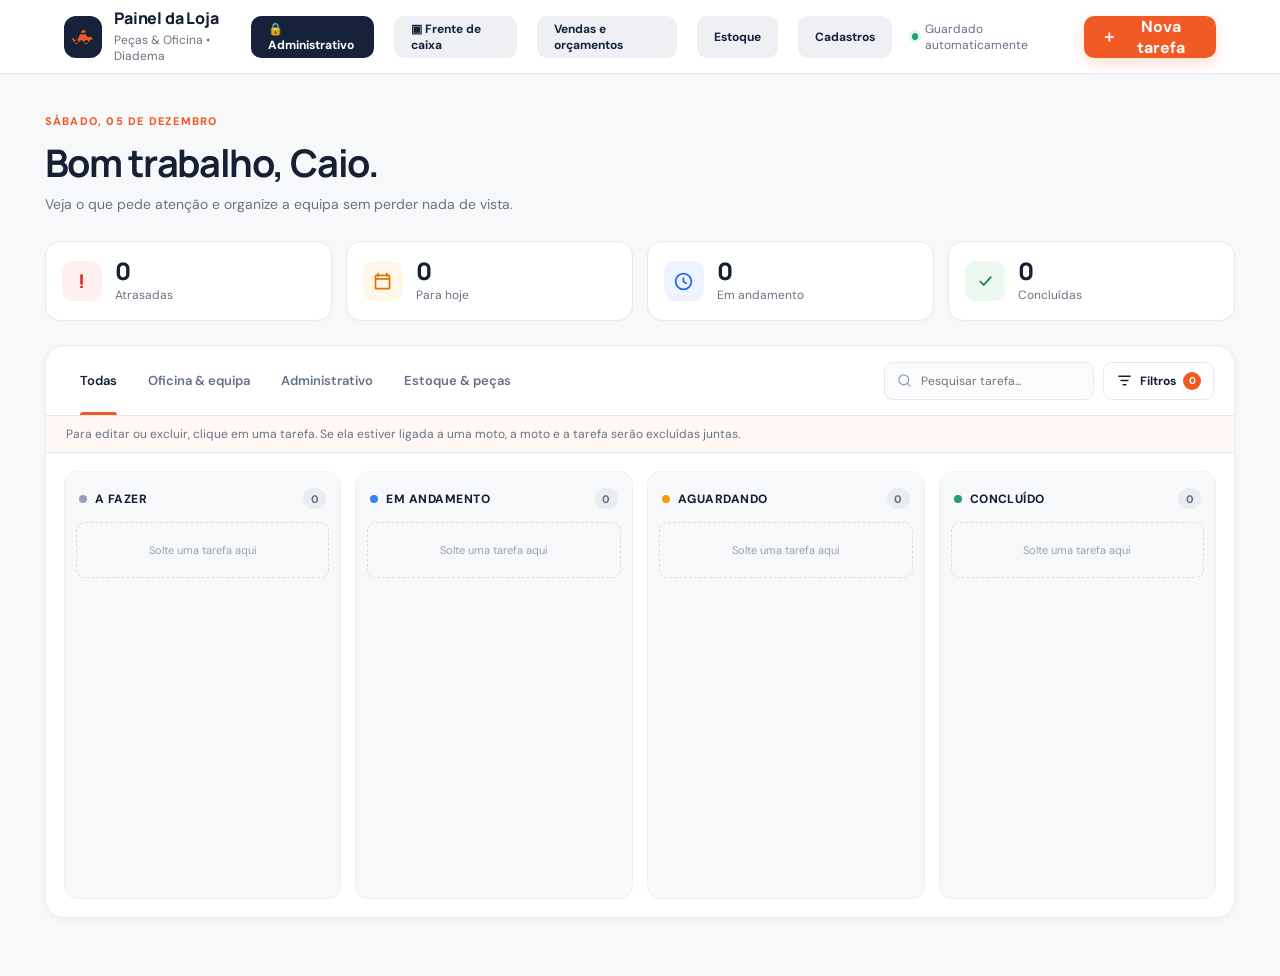
<file: index.html>
<!doctype html>
<html lang="pt-BR">
<head>
  <meta charset="UTF-8" />
  <meta name="viewport" content="width=device-width, initial-scale=1.0" />
  <meta name="theme-color" content="#111827" />
  <title>Painel da Loja</title>
  <link rel="preconnect" href="https://fonts.googleapis.com">
  <link rel="preconnect" href="https://fonts.gstatic.com" crossorigin>
  <link href="https://fonts.googleapis.com/css2?family=DM+Sans:wght@400;500;600;700&family=Manrope:wght@600;700;800&display=swap" rel="stylesheet">
  <link rel="stylesheet" href="styles.css" />
</head>
<body>
  <div class="app-shell">
    <header class="topbar">
      <a class="brand" href="#" aria-label="Início">
        <span class="brand-mark" aria-hidden="true">
          <svg viewBox="0 0 24 24" role="img"><path d="M4 14.5h3.1l2.2-5h5.2l1.6 2.5H20l1 2.5h-2.6a3.5 3.5 0 0 1-6.8.7H9.4a3.5 3.5 0 0 1-6.8-.7H2l.8-2.2L4 14.5Zm2.1 4a1.9 1.9 0 1 0 0-3.8 1.9 1.9 0 0 0 0 3.8Zm9 0a1.9 1.9 0 1 0 0-3.8 1.9 1.9 0 0 0 0 3.8ZM10.2 8l1-2.2h3.1V8h-4.1Z"/></svg>
        </span>
        <span><strong>Painel da Loja</strong><small>Peças & Oficina • Diadema</small></span>
      </a>
      <div class="header-actions">
        <a class="btn btn-owner" href="administrativo.html">🔒 Administrativo</a>
        <a class="btn btn-secondary nav-cash" href="caixa.html">▣ Frente de caixa</a>
        <a class="btn btn-secondary nav-cash" href="vendas.html">Vendas e orçamentos</a>
        <a class="btn btn-secondary nav-cash" href="estoque.html">Estoque</a>
        <a class="btn btn-secondary nav-cash" href="cadastros.html">Cadastros</a>
        <span class="save-status"><i></i> Guardado automaticamente</span>
        <button class="btn btn-primary" id="newTaskBtn"><span>＋</span> Nova tarefa</button>
      </div>
    </header>

    <main>
      <section class="welcome-row">
        <div>
          <p class="eyebrow" id="todayLabel"></p>
          <h1>Bom trabalho, Caio.</h1>
          <p>Veja o que pede atenção e organize a equipa sem perder nada de vista.</p>
        </div>
        <div class="mobile-actions">
          <a class="btn btn-mobile-cash" href="administrativo.html">Adm.</a>
          <a class="btn btn-mobile-cash" href="caixa.html">Caixa</a>
          <a class="btn btn-mobile-cash" href="vendas.html">Vendas/OS</a>
          <a class="btn btn-mobile-cash" href="estoque.html">Estoque</a>
          <a class="btn btn-mobile-cash" href="cadastros.html">Cad.</a>
          <button class="btn btn-mobile-add" id="mobileNewTaskBtn">＋ Nova tarefa</button>
        </div>
      </section>

      <section class="stats" aria-label="Resumo das tarefas">
        <button class="stat-card stat-overdue" data-quick-filter="overdue">
          <span class="stat-icon">!</span>
          <span><strong id="overdueCount">0</strong><small>Atrasadas</small></span>
          <em>Ver tarefas →</em>
        </button>
        <button class="stat-card stat-today" data-quick-filter="today">
          <span class="stat-icon">
            <svg viewBox="0 0 24 24"><path d="M7 3v3m10-3v3M4 9h16M5 5h14a1 1 0 0 1 1 1v14H4V6a1 1 0 0 1 1-1Z"/></svg>
          </span>
          <span><strong id="todayCount">0</strong><small>Para hoje</small></span>
          <em>Ver tarefas →</em>
        </button>
        <button class="stat-card stat-progress" data-quick-filter="progress">
          <span class="stat-icon">
            <svg viewBox="0 0 24 24"><path d="M12 8v4l3 2m6-2a9 9 0 1 1-18 0 9 9 0 0 1 18 0Z"/></svg>
          </span>
          <span><strong id="progressCount">0</strong><small>Em andamento</small></span>
          <em>Ver tarefas →</em>
        </button>
        <button class="stat-card stat-done" data-quick-filter="done">
          <span class="stat-icon">
            <svg viewBox="0 0 24 24"><path d="m6 12 4 4 8-9"/></svg>
          </span>
          <span><strong id="doneCount">0</strong><small>Concluídas</small></span>
          <em>Ver tarefas →</em>
        </button>
      </section>

      <section class="workspace">
        <div class="workspace-head">
          <div class="tabs" role="tablist" aria-label="Áreas">
            <button class="tab active" data-area="all" role="tab">Todas</button>
            <button class="tab" data-area="Oficina e funcionários" role="tab">Oficina & equipa</button>
            <button class="tab" data-area="Administrativo" role="tab">Administrativo</button>
            <button class="tab" data-area="Estoque e peças" role="tab">Estoque & peças</button>
          </div>
          <div class="toolbar">
            <label class="search-box" aria-label="Pesquisar tarefas">
              <svg viewBox="0 0 24 24"><circle cx="11" cy="11" r="7"/><path d="m20 20-4-4"/></svg>
              <input id="searchInput" type="search" placeholder="Pesquisar tarefa..." />
            </label>
            <button class="filter-button" id="filterToggle" aria-expanded="false">
              <svg viewBox="0 0 24 24"><path d="M4 6h16M7 12h10m-7 6h4"/></svg>
              Filtros <span id="filterCount" hidden>0</span>
            </button>
          </div>
        </div>

        <div class="filter-panel" id="filterPanel" hidden>
          <label>Prioridade
            <select id="priorityFilter">
              <option value="all">Todas</option><option>Alta</option><option>Média</option><option>Baixa</option>
            </select>
          </label>
          <label>Responsável
            <select id="ownerFilter"><option value="all">Todos</option></select>
          </label>
          <button class="text-button" id="clearFilters">Limpar filtros</button>
        </div>

        <div class="active-filter" id="activeFilter" hidden>
          <span id="activeFilterText"></span><button id="clearQuickFilter">×</button>
        </div>

        <p class="board-help">Para editar ou excluir, clique em uma tarefa. Se ela estiver ligada a uma moto, a moto e a tarefa serão excluídas juntas.</p>

        <section class="restock-panel" id="restockPanel" hidden>
          <div class="restock-head"><div><strong>Peças para pedir</strong><small>Produtos que chegaram ao estoque mínimo ou estão esgotados.</small></div><a href="estoque.html">Abrir estoque completo</a></div>
          <div class="restock-list" id="restockList"></div>
        </section>

        <div class="board" id="board" aria-live="polite"></div>
      </section>
    </main>
  </div>

  <dialog id="taskDialog">
    <form method="dialog" id="taskForm">
      <div class="modal-head">
        <div><p class="eyebrow">Organização da loja</p><h2 id="modalTitle">Nova tarefa</h2></div>
        <button class="icon-button" type="button" id="closeDialog" aria-label="Fechar">×</button>
      </div>
      <input type="hidden" id="taskId" />
      <label class="field full">Título da tarefa
        <input id="taskTitle" required maxlength="80" placeholder="Ex.: Confirmar peças da Titan 160" />
      </label>
      <label class="field full">Descrição <small>opcional</small>
        <textarea id="taskDescription" rows="3" maxlength="240" placeholder="Inclua detalhes importantes para quem vai executar."></textarea>
      </label>
      <div class="form-grid">
        <label class="field">Área
          <select id="taskArea" required>
            <option>Oficina e funcionários</option><option>Administrativo</option><option>Estoque e peças</option>
          </select>
        </label>
        <label class="field">Prioridade
          <select id="taskPriority" required><option>Alta</option><option selected>Média</option><option>Baixa</option></select>
        </label>
        <label class="field">Responsável
          <input id="taskOwner" required maxlength="40" placeholder="Nome da pessoa" list="ownerSuggestions" />
          <datalist id="ownerSuggestions"><option>Caio</option><option>Equipa da oficina</option><option>Atendimento</option></datalist>
        </label>
        <label class="field">Prazo
          <input id="taskDue" type="date" required />
        </label>
        <label class="field full">Estado
          <select id="taskStatus" required>
            <option value="todo">A fazer</option><option value="doing">Em andamento</option><option value="waiting">Aguardando</option><option value="done">Concluído</option>
          </select>
        </label>
      </div>
      <div class="modal-actions">
        <button class="btn btn-danger" type="button" id="deleteTask" hidden>Excluir tarefa</button>
        <span></span>
        <button class="btn btn-secondary" type="button" id="cancelDialog">Cancelar</button>
        <button class="btn btn-primary" type="submit">Guardar tarefa</button>
      </div>
    </form>
  </dialog>

  <div class="toast" id="toast" role="status" aria-live="polite"></div>
  <script src="app.js"></script>
</body>
</html>
</file>
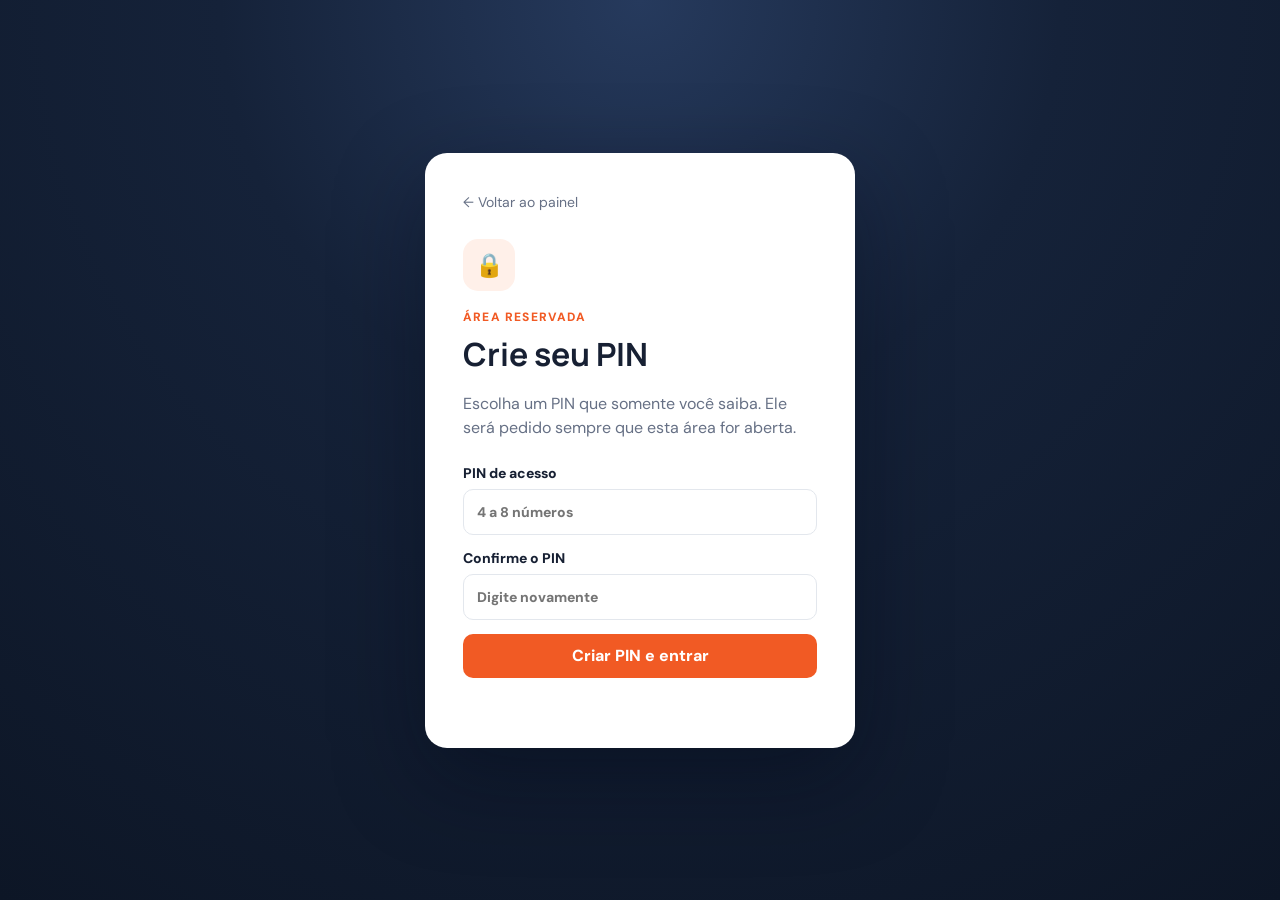
<file: administrativo.html>
<!doctype html>
<html lang="pt-BR">
<head><meta charset="UTF-8"><meta name="viewport" content="width=device-width, initial-scale=1"><meta name="theme-color" content="#111827"><title>Administrativo • Painel da Loja</title><link rel="preconnect" href="https://fonts.googleapis.com"><link rel="preconnect" href="https://fonts.gstatic.com" crossorigin><link href="https://fonts.googleapis.com/css2?family=DM+Sans:wght@400;500;600;700&family=Manrope:wght@600;700;800&display=swap" rel="stylesheet"><link rel="stylesheet" href="administrativo.css"></head>
<body>
<main class="lock-screen" id="lockScreen"><section class="lock-card"><a class="back-link" href="index.html">← Voltar ao painel</a><span class="lock-icon">🔒</span><p class="eyebrow">Área reservada</p><h1 id="lockTitle">Administrativo</h1><p id="lockText">Entre com seu PIN para acessar as informações de gestão.</p><form id="pinForm"><label>PIN de acesso<input id="pinInput" type="password" inputmode="numeric" pattern="[0-9]{4,8}" minlength="4" maxlength="8" autocomplete="off" placeholder="4 a 8 números" required></label><label id="confirmField" hidden>Confirme o PIN<input id="pinConfirm" type="password" inputmode="numeric" pattern="[0-9]{4,8}" minlength="4" maxlength="8" autocomplete="off" placeholder="Digite novamente"></label><button type="submit" id="pinSubmit">Entrar</button><small id="pinHelp"></small></form></section></main>
<div class="admin-app" id="adminApp" hidden>
<header class="topbar"><a class="brand" href="index.html"><span class="brand-mark">A</span><span><strong>Administrativo</strong><small>Financeiro exclusivo dos proprietários</small></span></a><nav><a href="index.html">Painel da equipe</a><a href="vendas.html">Vendas</a><button id="lockBtn">Bloquear área</button></nav></header>
<main class="content">
<section class="intro"><div><p class="eyebrow">Visão do proprietário</p><h1>Financeiro da loja</h1><p>Vendas, despesas, pró-labore e resultado reunidos em um só lugar.</p></div><div class="intro-actions"><span class="private-badge">🔒 Acesso restrito</span><button class="primary" id="newExpenseBtn">＋ Nova saída</button></div></section>
<section class="sales-period" aria-label="Vendas por período"><article><small>Vendas de hoje</small><strong id="salesToday">R$ 0,00</strong><span id="salesTodayCount">0 vendas</span></article><article><small>Vendas desta semana</small><strong id="salesWeek">R$ 0,00</strong><span id="salesWeekCount">0 vendas</span></article><article><small>Vendas deste mês</small><strong id="salesMonth">R$ 0,00</strong><span id="salesMonthCount">0 vendas</span></article></section>
<section class="balance-panel panel" aria-label="Saldos disponíveis"><div class="panel-head balance-head"><div><p class="eyebrow">Disponível agora</p><h2>Saldo estimado da loja</h2><span id="balanceUpdated">Informe os saldos atuais para começar o controle.</span></div><div class="ledger-actions"><button class="secondary" id="setBalancesBtn">Definir saldos atuais</button><button class="primary" id="newMovementBtn">＋ Movimentar dinheiro</button></div></div><div class="balance-cards"><article><span class="balance-icon cash">R$</span><div><small>Caixa em dinheiro</small><strong id="cashBalance">R$ 0,00</strong><span id="cashBalanceDetail">Dinheiro disponível para troco</span></div></article><article><span class="balance-icon bank">▦</span><div><small>Conta bancária</small><strong id="bankBalance">R$ 0,00</strong><span id="bankBalanceDetail">Pix, cartões e pagamentos bancários</span></div></article><article class="total-balance"><span class="balance-icon total">Σ</span><div><small>Total disponível</small><strong id="totalBalance">R$ 0,00</strong><span>Caixa + banco</span></div></article></div><div class="balance-warning" id="balanceWarning" hidden></div><div class="movement-preview"><div class="movement-preview-head"><strong>Últimas movimentações de saldo</strong><button class="text-button" id="showAllMovements">Ver todas</button></div><div id="movementList"></div></div></section>
<section class="cards"><article><small>Lucro bruto do mês</small><strong id="grossProfit">R$ 0,00</strong><span id="grossMargin">Margem 0%</span></article><article><small>Saídas do mês</small><strong id="monthExpenses">R$ 0,00</strong><span id="monthExpenseCount">0 lançamentos</span></article><article class="result-card"><small>Resultado do mês</small><strong id="monthResult">R$ 0,00</strong><span>Lucro bruto menos todas as saídas</span></article><article><small>Valor em estoque (pelo custo)</small><strong id="stockValue">R$ 0,00</strong><span id="stockCount">Custo das peças disponíveis</span></article><article><small>Peças para repor</small><strong id="lowStock">0</strong><span>Estoque baixo ou esgotado</span></article></section>
<section class="breakdown-grid"><article class="panel"><div class="panel-head"><div><p class="eyebrow">Mês atual</p><h2>Saídas por tipo</h2></div></div><div class="breakdown-list" id="expenseBreakdown"></div></article><article class="panel"><div class="panel-head"><div><p class="eyebrow">Sócios</p><h2>Pró-labore e retiradas</h2></div></div><div class="partner-summary" id="partnerSummary"></div></article></section>
<section class="panel ledger-panel"><div class="panel-head ledger-head"><div><p class="eyebrow">Controle completo</p><h2>Todas as saídas</h2><span>Edite ou exclua qualquer lançamento quando precisar.</span></div><div class="ledger-actions"><button class="secondary" id="manageCategoriesBtn">Gerenciar categorias</button><button class="primary" id="newExpenseBtn2">＋ Registrar saída</button></div></div><div class="filters"><label>Período<select id="periodFilter"><option value="month">Este mês</option><option value="week">Esta semana</option><option value="today">Hoje</option><option value="all">Todo o histórico</option></select></label><label>Categoria<select id="categoryFilter"><option value="all">Todas as categorias</option></select></label><label>Buscar<input id="expenseSearch" type="search" placeholder="Pessoa, empresa ou descrição"></label><button class="secondary" id="clearFilters">Limpar filtros</button></div><div class="ledger-total"><span>Total das saídas filtradas</span><strong id="filteredExpenseTotal">R$ 0,00</strong></div><div class="expense-list" id="expenseList"></div></section>
<section class="panel notes-panel"><div class="panel-head"><div><p class="eyebrow">Só para você</p><h2>Anotações administrativas</h2></div></div><textarea id="privateNotes" placeholder="Ex.: contas importantes, decisões com seu pai, metas e observações do mês..."></textarea><small>As anotações são salvas automaticamente neste aparelho.</small></section>
</main></div>
<dialog id="expenseDialog"><form method="dialog" id="expenseForm"><div class="modal-head"><div><p class="eyebrow">Financeiro</p><h2 id="expenseModalTitle">Nova saída</h2></div><button type="button" id="closeExpense">×</button></div><input id="expenseId" type="hidden"><div class="form-grid">
<label>Categoria<select id="expenseCategory" required><option value="">Selecione</option></select></label>
<label>Pessoa ou empresa<input id="expensePayee" required maxlength="80" placeholder="Ex.: Caio, mecânico ou fornecedor"></label><label>Descrição<input id="expenseDescription" required maxlength="120" placeholder="Ex.: vale do mês ou conta de luz"></label><label>Valor<span class="money-field">R$ <input id="expenseAmount" inputmode="decimal" required placeholder="0,00"></span></label><label>Data<input id="expenseDate" type="date" required></label><label>Forma de pagamento<select id="expensePayment"><option>Pix</option><option>Dinheiro</option><option>Débito</option><option>Crédito</option><option>Boleto</option><option>Transferência</option><option>Outro</option></select></label><label>Status<select id="expenseStatus"><option>Pago</option><option>Pendente</option></select></label><label class="check-label"><input id="expenseRecurring" type="checkbox"> Despesa recorrente</label><label class="wide">Observações<textarea id="expenseNotes" rows="3" maxlength="300" placeholder="Informações adicionais, vencimento ou detalhes"></textarea></label></div><div class="modal-actions"><button type="button" class="danger" id="deleteExpense" hidden>Excluir lançamento</button><span></span><button type="button" class="secondary" id="cancelExpense">Cancelar</button><button class="primary" type="submit">Salvar</button></div></form></dialog>
<dialog id="categoryDialog"><form method="dialog" id="categoryForm"><div class="modal-head"><div><p class="eyebrow">Organização financeira</p><h2>Gerenciar categorias</h2></div><button type="button" id="closeCategories">×</button></div><p class="dialog-help">Crie, renomeie ou exclua as categorias que aparecem em “Registrar saída”.</p><div class="new-category"><input id="newCategoryName" maxlength="60" placeholder="Nome da nova categoria"><button class="primary" type="submit">Adicionar</button></div><div class="category-manager-list" id="categoryManagerList"></div></form></dialog>
<dialog id="balanceDialog"><form method="dialog" id="balanceForm"><div class="modal-head"><div><p class="eyebrow">Ponto de partida</p><h2>Definir saldos atuais</h2></div><button type="button" id="closeBalances">×</button></div><p class="dialog-help">Conte o dinheiro da gaveta e confira o banco. A partir deste momento, novas vendas e saídas atualizarão a previsão automaticamente.</p><div class="form-grid"><label>Dinheiro no caixa<span class="money-field">R$ <input id="baseCash" inputmode="decimal" required placeholder="0,00"></span></label><label>Saldo na conta bancária<span class="money-field">R$ <input id="baseBank" inputmode="decimal" required placeholder="0,00"></span></label></div><div class="modal-actions"><span></span><button type="button" class="secondary" id="cancelBalances">Cancelar</button><button class="primary" type="submit">Salvar saldos</button></div></form></dialog>
<dialog id="movementDialog"><form method="dialog" id="movementForm"><div class="modal-head"><div><p class="eyebrow">Saldo da loja</p><h2>Movimentar dinheiro</h2></div><button type="button" id="closeMovement">×</button></div><div class="form-grid"><label>Tipo<select id="movementType" required><option value="entry">Entrada manual</option><option value="withdrawal">Retirada</option><option value="transfer">Transferência entre caixa e banco</option></select></label><label>Local<select id="movementAccount" required><option value="cash">Caixa em dinheiro</option><option value="bank">Conta bancária</option></select></label><label id="movementDestinationField" hidden>Destino<select id="movementDestination"><option value="bank">Conta bancária</option><option value="cash">Caixa em dinheiro</option></select></label><label>Valor<span class="money-field">R$ <input id="movementAmount" inputmode="decimal" required placeholder="0,00"></span></label><label>Data<input id="movementDate" type="date" required></label><label class="wide">Descrição<input id="movementDescription" maxlength="120" required placeholder="Ex.: aporte para troco ou retirada do sócio"></label></div><p class="dialog-help">Use esta tela para valores que não vieram de uma venda nem foram registrados em “Nova saída”.</p><div class="modal-actions"><span></span><button type="button" class="secondary" id="cancelMovement">Cancelar</button><button class="primary" type="submit">Salvar movimentação</button></div></form></dialog>
<div class="toast" id="toast"></div><script src="administrativo.js"></script>
</body></html>
</file>
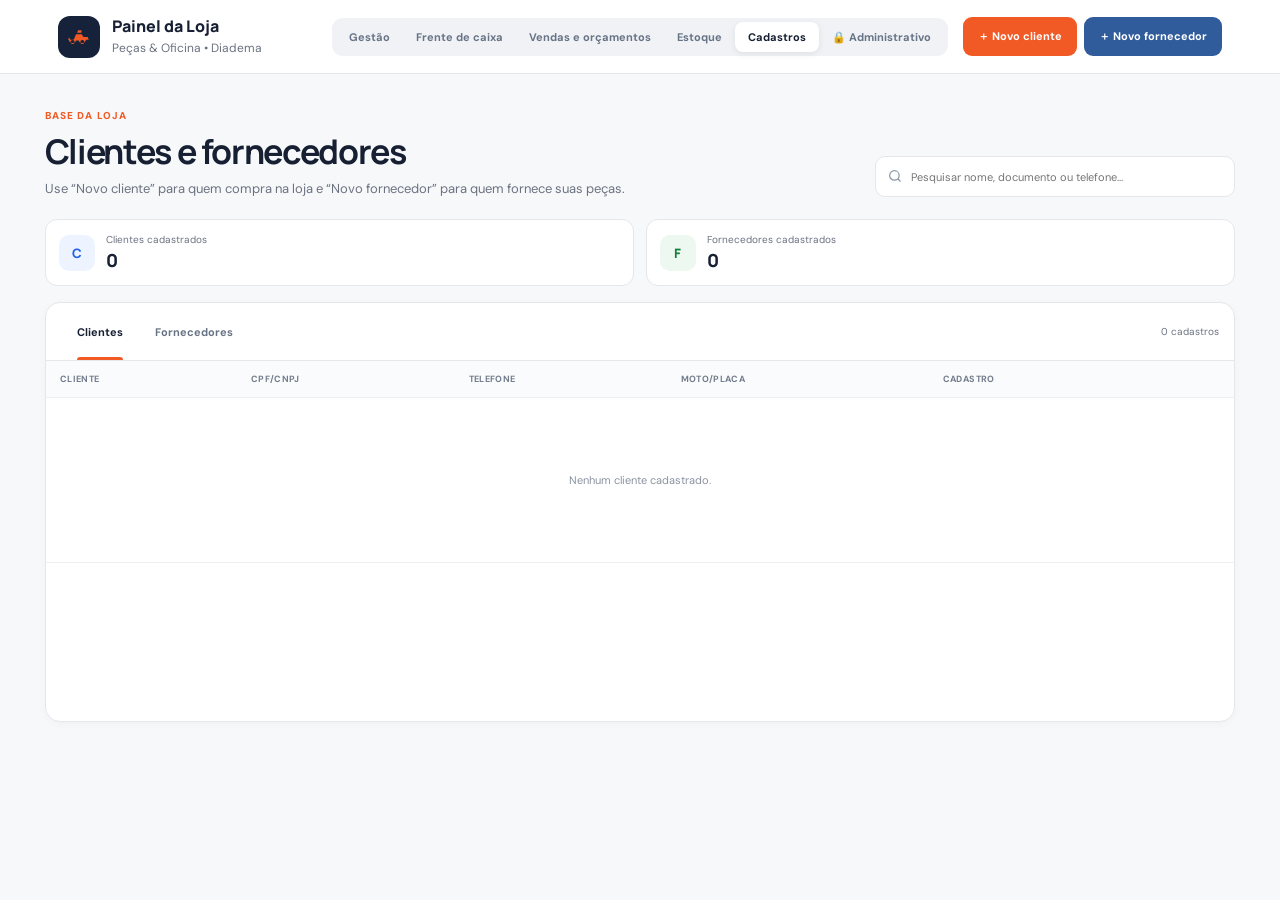
<file: cadastros.html>
<!doctype html>
<html lang="pt-BR">
<head>
  <meta charset="UTF-8" />
  <meta name="viewport" content="width=device-width, initial-scale=1.0" />
  <meta name="theme-color" content="#111827" />
  <title>Cadastros • Painel da Loja</title>
  <link rel="preconnect" href="https://fonts.googleapis.com">
  <link rel="preconnect" href="https://fonts.gstatic.com" crossorigin>
  <link href="https://fonts.googleapis.com/css2?family=DM+Sans:wght@400;500;600;700&family=Manrope:wght@600;700;800&display=swap" rel="stylesheet">
  <link rel="stylesheet" href="cadastros.css" />
</head>
<body>
  <header class="topbar">
    <a class="brand" href="index.html"><span class="brand-mark"><svg viewBox="0 0 24 24"><path d="M4 14.5h3.1l2.2-5h5.2l1.6 2.5H20l1 2.5h-2.6a3.5 3.5 0 0 1-6.8.7H9.4a3.5 3.5 0 0 1-6.8-.7H2l.8-2.2L4 14.5Zm2.1 4a1.9 1.9 0 1 0 0-3.8 1.9 1.9 0 0 0 0 3.8Zm9 0a1.9 1.9 0 1 0 0-3.8 1.9 1.9 0 0 0 0 3.8ZM10.2 8l1-2.2h3.1V8h-4.1Z"/></svg></span><span><strong>Painel da Loja</strong><small>Peças & Oficina • Diadema</small></span></a>
    <nav class="app-nav"><a href="index.html">Gestão</a><a href="caixa.html">Frente de caixa</a><a href="vendas.html">Vendas e orçamentos</a><a href="estoque.html">Estoque</a><a class="active" href="cadastros.html">Cadastros</a><a href="administrativo.html">🔒 Administrativo</a></nav>
    <div class="record-actions"><button class="button button-primary" id="newRecordBtn">＋ Novo cliente</button><button class="button button-supplier" id="newSupplierBtn">＋ Novo fornecedor</button></div>
  </header>

  <main>
    <section class="page-head">
      <div><p class="eyebrow">Base da loja</p><h1>Clientes e fornecedores</h1><p>Use “Novo cliente” para quem compra na loja e “Novo fornecedor” para quem fornece suas peças.</p></div>
      <label class="search-box"><svg viewBox="0 0 24 24"><circle cx="11" cy="11" r="7"/><path d="m20 20-4-4"/></svg><input id="recordSearch" placeholder="Pesquisar nome, documento ou telefone..." /></label>
    </section>

    <section class="summary">
      <article><span class="summary-icon clients">C</span><div><small>Clientes cadastrados</small><strong id="customerCount">0</strong></div></article>
      <article><span class="summary-icon suppliers">F</span><div><small>Fornecedores cadastrados</small><strong id="supplierCount">0</strong></div></article>
    </section>

    <section class="records-shell">
      <div class="records-head">
        <div class="tabs"><button class="tab active" data-type="customer">Clientes</button><button class="tab" data-type="supplier">Fornecedores</button></div>
        <span id="listSummary"></span>
      </div>
      <div class="table-wrap">
        <table><thead id="recordsHead"></thead><tbody id="recordsBody"></tbody></table>
      </div>
    </section>
  </main>

  <dialog id="recordDialog">
    <form method="dialog" id="recordForm">
      <div class="modal-head"><div><p class="eyebrow" id="recordEyebrow">Cadastro de cliente</p><h2 id="recordTitle">Novo cliente</h2></div><button type="button" class="close-button" id="closeRecord">×</button></div>
      <input type="hidden" id="recordId" />
      <input type="hidden" id="recordType" value="customer" />
      <div class="form-grid">
        <label class="field wide"><span id="nameLabel">Nome do cliente</span><input id="recordName" required maxlength="100" /></label>
        <label class="field">CPF/CNPJ<input id="recordDocument" maxlength="20" placeholder="Somente números ou formatado" /></label>
        <label class="field">Telefone/WhatsApp<input id="recordPhone" maxlength="30" placeholder="(11) 99999-9999" /></label>
        <label class="field wide">E-mail<input id="recordEmail" type="email" maxlength="100" /></label>
        <label class="field wide">Endereço<input id="recordAddress" maxlength="140" placeholder="Rua, número e bairro" /></label>
        <label class="field">Cidade<input id="recordCity" maxlength="60" value="Diadema" /></label>
        <label class="field">Data de cadastro<input id="recordCreatedAt" readonly /></label>
      </div>
      <section id="customerFields">
        <p class="section-label">Dados da moto</p>
        <div class="form-grid"><label class="field">Moto/modelo<input id="customerVehicle" maxlength="70" placeholder="Ex.: Titan 160 2022" /></label><label class="field">Placa<input id="customerPlate" maxlength="10" placeholder="ABC1D23" /></label><label class="field wide">Cor da moto<input id="customerColor" maxlength="40" placeholder="Ex.: preta, vermelha ou prata" /></label></div>
        <div class="customer-sales" id="customerSales">
          <p class="section-label">Histórico de compras</p>
          <div class="customer-sales-summary" id="customerSalesSummary"></div>
          <div class="customer-sales-list" id="customerSalesList"></div>
        </div>
      </section>
      <section id="supplierFields" hidden>
        <p class="section-label">Dados comerciais</p>
        <div class="form-grid"><label class="field">Pessoa de contato<input id="supplierContact" maxlength="70" /></label><label class="field">Condição de pagamento<input id="supplierTerms" maxlength="80" placeholder="Ex.: 28/35 dias" /></label></div>
      </section>
      <label class="field">Observações<textarea id="recordNotes" rows="3" maxlength="350"></textarea></label>
      <div class="modal-actions"><button type="button" class="button button-danger" id="deleteRecord" hidden>Excluir</button><span></span><button type="button" class="button button-light" id="cancelRecord">Cancelar</button><button class="button button-primary" type="submit">Salvar cadastro</button></div>
    </form>
  </dialog>

  <div class="toast" id="toast"></div>
  <script src="cadastros.js"></script>
</body>
</html>
</file>
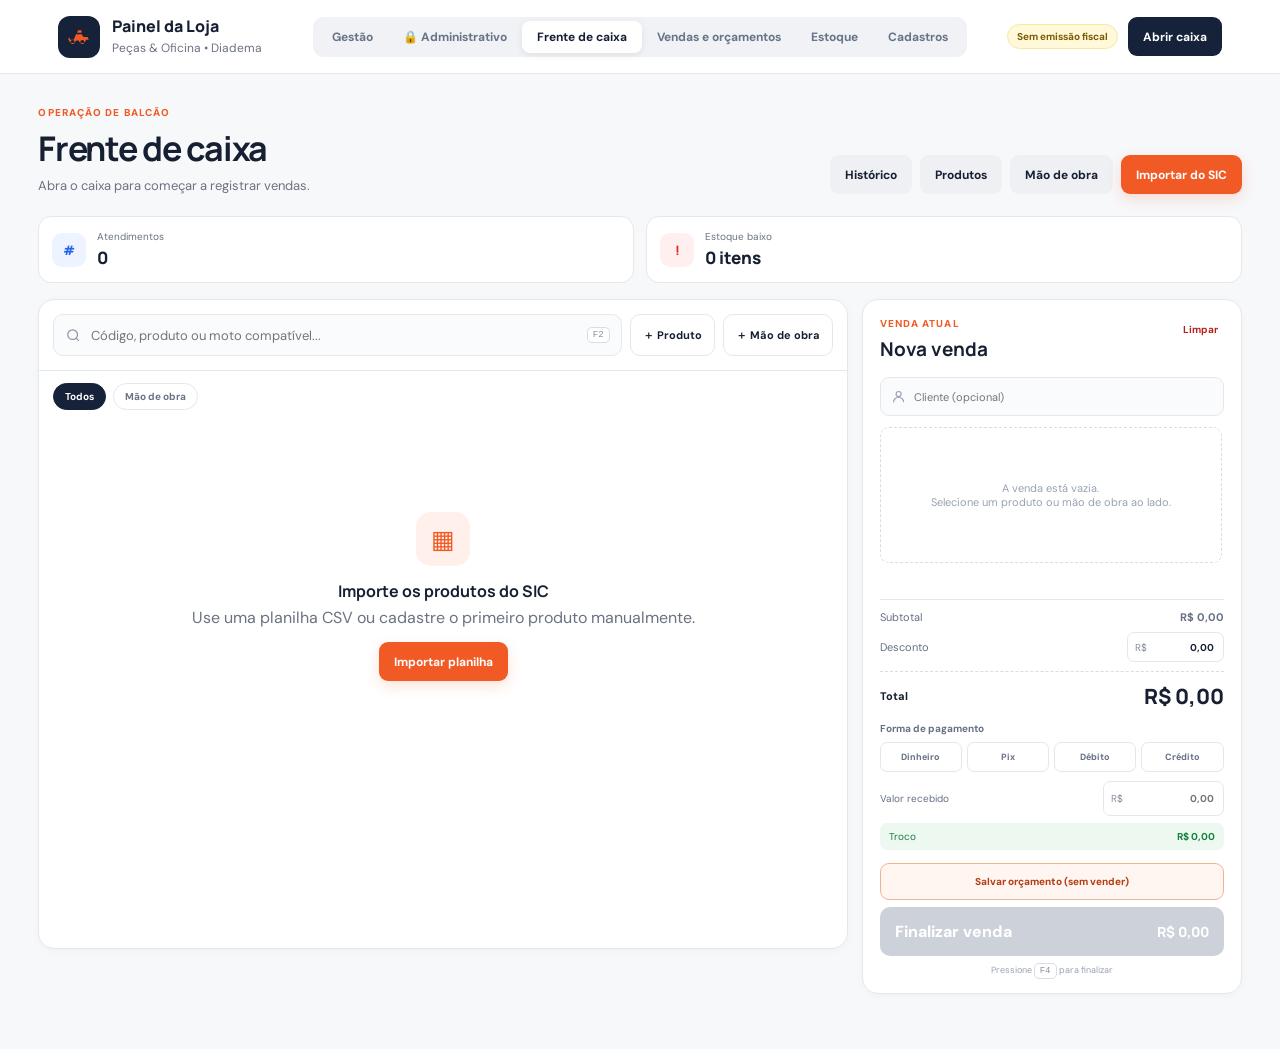
<file: caixa.html>
<!doctype html>
<html lang="pt-BR">
<head>
  <meta charset="UTF-8" />
  <meta name="viewport" content="width=device-width, initial-scale=1.0" />
  <meta name="theme-color" content="#111827" />
  <title>Frente de Caixa • Painel da Loja</title>
  <link rel="preconnect" href="https://fonts.googleapis.com">
  <link rel="preconnect" href="https://fonts.gstatic.com" crossorigin>
  <link href="https://fonts.googleapis.com/css2?family=DM+Sans:wght@400;500;600;700&family=Manrope:wght@600;700;800&display=swap" rel="stylesheet">
  <link rel="stylesheet" href="caixa.css" />
</head>
<body>
  <header class="topbar">
    <a class="brand" href="index.html">
      <span class="brand-mark" aria-hidden="true">
        <svg viewBox="0 0 24 24"><path d="M4 14.5h3.1l2.2-5h5.2l1.6 2.5H20l1 2.5h-2.6a3.5 3.5 0 0 1-6.8.7H9.4a3.5 3.5 0 0 1-6.8-.7H2l.8-2.2L4 14.5Zm2.1 4a1.9 1.9 0 1 0 0-3.8 1.9 1.9 0 0 0 0 3.8Zm9 0a1.9 1.9 0 1 0 0-3.8 1.9 1.9 0 0 0 0 3.8ZM10.2 8l1-2.2h3.1V8h-4.1Z"/></svg>
      </span>
      <span><strong>Painel da Loja</strong><small>Peças & Oficina • Diadema</small></span>
    </a>
    <nav class="app-nav" aria-label="Áreas do sistema">
      <a href="index.html">Gestão</a>
      <a href="administrativo.html">🔒 Administrativo</a>
      <a class="active" href="caixa.html">Frente de caixa</a>
      <a href="vendas.html">Vendas e orçamentos</a>
      <a href="estoque.html">Estoque</a>
      <a href="cadastros.html">Cadastros</a>
    </nav>
    <div class="session-area">
      <span class="fiscal-badge">Sem emissão fiscal</span>
      <button class="button button-session" id="sessionBtn">Abrir caixa</button>
    </div>
  </header>

  <main>
    <section class="page-head">
      <div>
        <p class="eyebrow">Operação de balcão</p>
        <h1>Frente de caixa</h1>
        <p id="sessionSubtitle">Abra o caixa para começar a registrar vendas.</p>
      </div>
      <div class="head-actions">
        <button class="button button-light" id="historyBtn">Histórico</button>
        <button class="button button-light" id="productsBtn">Produtos</button>
        <button class="button button-light" id="servicesBtn">Mão de obra</button>
        <button class="button button-primary" id="importBtn">Importar do SIC</button>
      </div>
    </section>

    <section class="summary-strip" aria-label="Resumo do caixa">
      <article><span class="summary-icon blue">#</span><div><small>Atendimentos</small><strong id="salesCount">0</strong></div></article>
      <article><span class="summary-icon red">!</span><div><small>Estoque baixo</small><strong id="lowStockCount">0 itens</strong></div></article>
    </section>

    <section class="pos-layout">
      <div class="catalog-panel">
        <div class="catalog-toolbar">
          <label class="search-box">
            <svg viewBox="0 0 24 24"><circle cx="11" cy="11" r="7"/><path d="m20 20-4-4"/></svg>
            <input id="productSearch" autocomplete="off" placeholder="Código, produto ou moto compatível..." />
            <kbd>F2</kbd>
          </label>
          <button class="icon-text-button" id="newProductBtn">＋ Produto</button>
          <button class="icon-text-button" id="customItemBtn">＋ Mão de obra</button>
        </div>
        <div class="category-tabs" id="categoryTabs"></div>
        <div class="catalog-list" id="catalogList"></div>
      </div>

      <aside class="cart-panel">
        <div class="cart-head">
          <div><p class="eyebrow">Venda atual</p><h2 id="saleNumber">Nova venda</h2></div>
          <button class="link-button danger" id="clearCartBtn">Limpar</button>
        </div>
        <label class="customer-field">
          <svg viewBox="0 0 24 24"><circle cx="12" cy="8" r="4"/><path d="M4 21a8 8 0 0 1 16 0"/></svg>
          <input id="customerName" list="customerSuggestions" placeholder="Cliente (opcional)" />
          <span class="customer-match" id="customerMatch" hidden>✓ Cadastrado</span>
        </label>
        <div class="cart-items" id="cartItems"></div>
        <div class="cart-totals">
          <div><span>Subtotal</span><strong id="subtotal">R$ 0,00</strong></div>
          <label><span>Desconto</span><span class="money-input">R$ <input id="discountInput" inputmode="decimal" value="0,00" /></span></label>
          <div class="grand-total"><span>Total</span><strong id="grandTotal">R$ 0,00</strong></div>
        </div>
        <div class="payment-area">
          <span class="field-title">Forma de pagamento</span>
          <div class="payment-options" id="paymentOptions">
            <button data-payment="Dinheiro">Dinheiro</button><button data-payment="Pix">Pix</button><button data-payment="Débito">Débito</button><button data-payment="Crédito">Crédito</button>
          </div>
          <label class="received-field" id="receivedField" hidden><span>Valor recebido</span><span class="money-input large">R$ <input id="receivedInput" inputmode="decimal" placeholder="0,00" /></span></label>
          <div class="change-row" id="changeRow" hidden><span>Troco</span><strong id="changeValue">R$ 0,00</strong></div>
        </div>
        <div class="finish-actions">
          <button class="quote-button" id="quoteBtn">Salvar orçamento (sem vender)</button>
          <button class="checkout-button" id="checkoutBtn" disabled><span>Finalizar venda</span><strong id="checkoutTotal">R$ 0,00</strong></button>
        </div>
        <p class="shortcut">Pressione <kbd>F4</kbd> para finalizar</p>
      </aside>
    </section>
  </main>

  <dialog id="sessionDialog">
    <form method="dialog" id="sessionForm" class="modal-form">
      <div class="modal-head"><div><p class="eyebrow">Controle diário</p><h2 id="sessionModalTitle">Abrir caixa</h2></div><button type="button" class="close-button" data-close="sessionDialog">×</button></div>
      <div id="openSessionFields">
        <label class="field">Operador<input id="operatorName" required value="Caio" maxlength="40" /></label>
        <label class="field">Fundo de troco<span class="prefixed-input">R$ <input id="openingAmount" inputmode="decimal" required value="0,00" /></span></label>
      </div>
      <div id="closeSessionFields" hidden>
        <div class="close-summary" id="closeSummary"></div>
        <label class="field">Dinheiro contado na gaveta<span class="prefixed-input">R$ <input id="countedAmount" inputmode="decimal" value="0,00" /></span></label>
      </div>
      <div class="modal-actions"><button type="button" class="button button-light" data-close="sessionDialog">Cancelar</button><button class="button button-primary" type="submit" id="sessionSubmit">Abrir caixa</button></div>
    </form>
  </dialog>

  <dialog id="productDialog">
    <form method="dialog" id="productForm" class="modal-form">
      <div class="modal-head"><div><p class="eyebrow">Catálogo</p><h2 id="productModalTitle">Cadastrar produto</h2></div><button type="button" class="close-button" data-close="productDialog">×</button></div>
      <input type="hidden" id="productId" />
      <div class="form-grid">
        <label class="field wide">Descrição<input id="productName" required maxlength="90" placeholder="Ex.: Óleo 10W30 1L" /></label>
        <label class="field">Código<input id="productCode" maxlength="30" placeholder="00125" /></label>
        <label class="field">Código de barras<input id="productBarcode" maxlength="40" /></label>
        <label class="field">Categoria<input id="productCategory" maxlength="40" placeholder="Óleos" /></label>
        <label class="field">Fornecedor<input id="productSupplier" list="supplierSuggestions" maxlength="70" placeholder="Ex.: Distribuidora ABC" /></label>
        <label class="field">Localização no estoque<input id="productLocation" maxlength="50" placeholder="Ex.: Corredor A • Prateleira 3" /></label>
        <label class="field wide">Motos compatíveis<input id="productCompatible" maxlength="250" placeholder="Ex.: Titan 150 2009–2013, Titan 160 2016–2026, Fan 160" /></label>
        <label class="field">Preço de custo<span class="prefixed-input">R$ <input id="productCost" required inputmode="decimal" value="0,00" /></span></label>
        <label class="field">Preço de venda<span class="prefixed-input">R$ <input id="productPrice" required inputmode="decimal" /></span></label>
        <label class="field">Estoque<input id="productStock" type="number" min="0" step="1" value="0" required /></label>
        <label class="field">Estoque mínimo<input id="productMinStock" type="number" min="0" step="1" value="2" required /></label>
        <label class="field">Data de cadastro<input id="productCreatedAt" readonly value="Será registrada ao salvar" /></label>
      </div>
      <div class="modal-actions"><button class="button button-danger" type="button" id="deleteProduct" hidden>Excluir</button><span></span><button type="button" class="button button-light" data-close="productDialog">Cancelar</button><button class="button button-primary" type="submit">Salvar produto</button></div>
    </form>
  </dialog>

  <dialog id="customItemDialog" class="small-dialog">
    <form method="dialog" id="customItemForm" class="modal-form small-modal">
      <div class="modal-head"><div><p class="eyebrow">Sem estoque e sem quantidade</p><h2>Adicionar mão de obra</h2></div><button type="button" class="close-button" data-close="customItemDialog">×</button></div>
      <label class="field">Descrição<input id="customItemName" required placeholder="Ex.: Mão de obra — troca de relação" /></label>
      <label class="field">Valor<span class="prefixed-input">R$ <input id="customItemPrice" inputmode="decimal" required /></span></label>
      <label class="check-field"><input id="saveService" type="checkbox" checked /> Salvar na aba “Mão de obra” para usar novamente</label>
      <div class="modal-actions"><button type="button" class="button button-light" data-close="customItemDialog">Cancelar</button><button class="button button-primary" type="submit">Adicionar à venda</button></div>
    </form>
  </dialog>

  <dialog id="quoteDialog">
    <form method="dialog" id="quoteForm" class="modal-form">
      <div class="modal-head"><div><p class="eyebrow">Entrada da oficina</p><h2>Salvar orçamento</h2></div><button type="button" class="close-button" data-close="quoteDialog">×</button></div>
      <div class="quote-total"><span>Total do orçamento</span><strong id="quoteTotal">R$ 0,00</strong></div>
      <div class="form-grid">
        <div class="field wide quote-customer-field">
          <label for="quoteCustomer">Cliente</label>
          <input id="quoteCustomer" list="customerSuggestions" maxlength="80" placeholder="Nome do cliente (opcional)" />
          <small id="quoteCustomerStatus">Você pode salvar apenas a descrição ou selecionar um cliente.</small>
        </div>
        <label class="field">Telefone/WhatsApp<input id="quotePhone" maxlength="30" placeholder="(11) 99999-9999" /></label>
        <label class="field">Prazo de validade<input id="quoteValidUntil" type="date" required /></label>
        <label class="field">Moto/modelo<input id="quoteVehicle" maxlength="70" placeholder="Ex.: Titan 160 2022" /></label>
        <label class="field">Placa<input id="quotePlate" maxlength="10" placeholder="ABC1D23" /></label>
        <label class="field wide">Cor da moto<input id="quoteColor" maxlength="40" placeholder="Ex.: preta, vermelha ou prata" /></label>
        <button class="button quick-customer-open wide" type="button" id="quickCustomerToggle">＋ Salvar este cliente com todos os dados</button>
        <section class="quick-customer wide" id="quickCustomerPanel" hidden>
          <div><strong>Complete o cadastro</strong><span>Nome, telefone, moto, placa e cor já serão salvos automaticamente.</span></div>
          <div class="quick-customer-grid">
            <label class="field">CPF/CNPJ <small>opcional</small><input id="quickCustomerDocument" maxlength="20" placeholder="Somente números ou formatado" /></label>
            <label class="field">E-mail <small>opcional</small><input id="quickCustomerEmail" type="email" maxlength="100" placeholder="cliente@email.com" /></label>
          </div>
          <button class="button button-primary" type="button" id="saveQuickCustomer">Salvar cadastro completo do cliente</button>
        </section>
        <label class="field wide">Descrição do pedido<textarea id="quoteNotes" rows="4" maxlength="600" required placeholder="Descreva o que o cliente pediu, mesmo sem adicionar peças."></textarea><small>Se o carrinho estiver vazio, será salvo somente como orçamento por descrição.</small></label>
      </div>
      <div class="modal-actions"><button type="button" class="button button-light" data-close="quoteDialog">Cancelar</button><button class="button button-primary" id="quoteSubmitButton" type="submit">Criar orçamento</button></div>
    </form>
  </dialog>

  <dialog id="importDialog" class="import-dialog">
    <form method="dialog" id="importForm" class="modal-form import-modal">
      <div class="modal-head"><div><p class="eyebrow">Catálogo do SIC</p><h2>Importar produtos do SIC</h2><small>Exporte os produtos no SIC em CSV e selecione o arquivo aqui. Itens com o mesmo código ou EAN serão atualizados.</small></div><button type="button" class="close-button" data-close="importDialog">×</button></div>
      <div class="import-drop" id="importDrop">
        <span class="upload-icon">⇧</span><strong>Escolha a planilha exportada pelo SIC</strong><small>Arquivo CSV com código, descrição, preço e estoque</small>
        <input id="csvFile" type="file" accept=".csv,.txt,text/csv" />
        <button type="button" class="button button-light" id="chooseFileBtn">Selecionar arquivo</button>
      </div>
      <div id="mappingArea" hidden>
        <div class="file-summary"><span id="fileName"></span><strong id="rowCount"></strong></div>
        <p class="helper">Confira quais colunas do SIC correspondem aos campos do caixa.</p>
        <div class="mapping-grid" id="mappingGrid"></div>
        <label class="check-field"><input id="replaceCatalog" type="checkbox" /> Apagar o catálogo atual antes de importar</label>
      </div>
      <div class="modal-actions"><button type="button" class="button button-light" data-close="importDialog">Cancelar</button><button class="button button-primary" type="submit" id="runImportBtn" disabled>Importar produtos</button></div>
    </form>
  </dialog>

  <dialog id="productsDialog" class="large-dialog">
    <div class="modal-form large-modal">
      <div class="modal-head"><div><p class="eyebrow" id="productsDialogEyebrow">Estoque</p><h2 id="productsDialogTitle">Produtos cadastrados</h2></div><button type="button" class="close-button" data-close="productsDialog">×</button></div>
      <div class="table-wrap"><table><thead><tr><th>Código</th><th>Produto</th><th>Motos compatíveis</th><th>Fornecedor</th><th>Localização</th><th>Cadastro</th><th>Estoque</th><th>Preço</th><th></th></tr></thead><tbody id="productsTable"></tbody></table></div>
    </div>
  </dialog>

  <dialog id="historyDialog" class="large-dialog">
    <div class="modal-form large-modal">
      <div class="modal-head"><div><p class="eyebrow">Movimento</p><h2>Histórico de vendas</h2></div><button type="button" class="close-button" data-close="historyDialog">×</button></div>
      <div id="historyList" class="history-list"></div>
    </div>
  </dialog>

  <dialog id="receiptDialog" class="receipt-dialog">
    <div class="modal-form receipt-modal">
      <div class="receipt" id="receiptContent"></div>
      <div class="modal-actions"><button type="button" class="button button-light" data-close="receiptDialog">Fechar</button><button type="button" class="button button-primary" id="printReceiptBtn">Imprimir comprovante</button></div>
    </div>
  </dialog>

  <div class="toast" id="toast" role="status"></div>
  <datalist id="customerSuggestions"></datalist>
  <datalist id="supplierSuggestions"></datalist>
  <script src="caixa.js"></script>
</body>
</html>
</file>
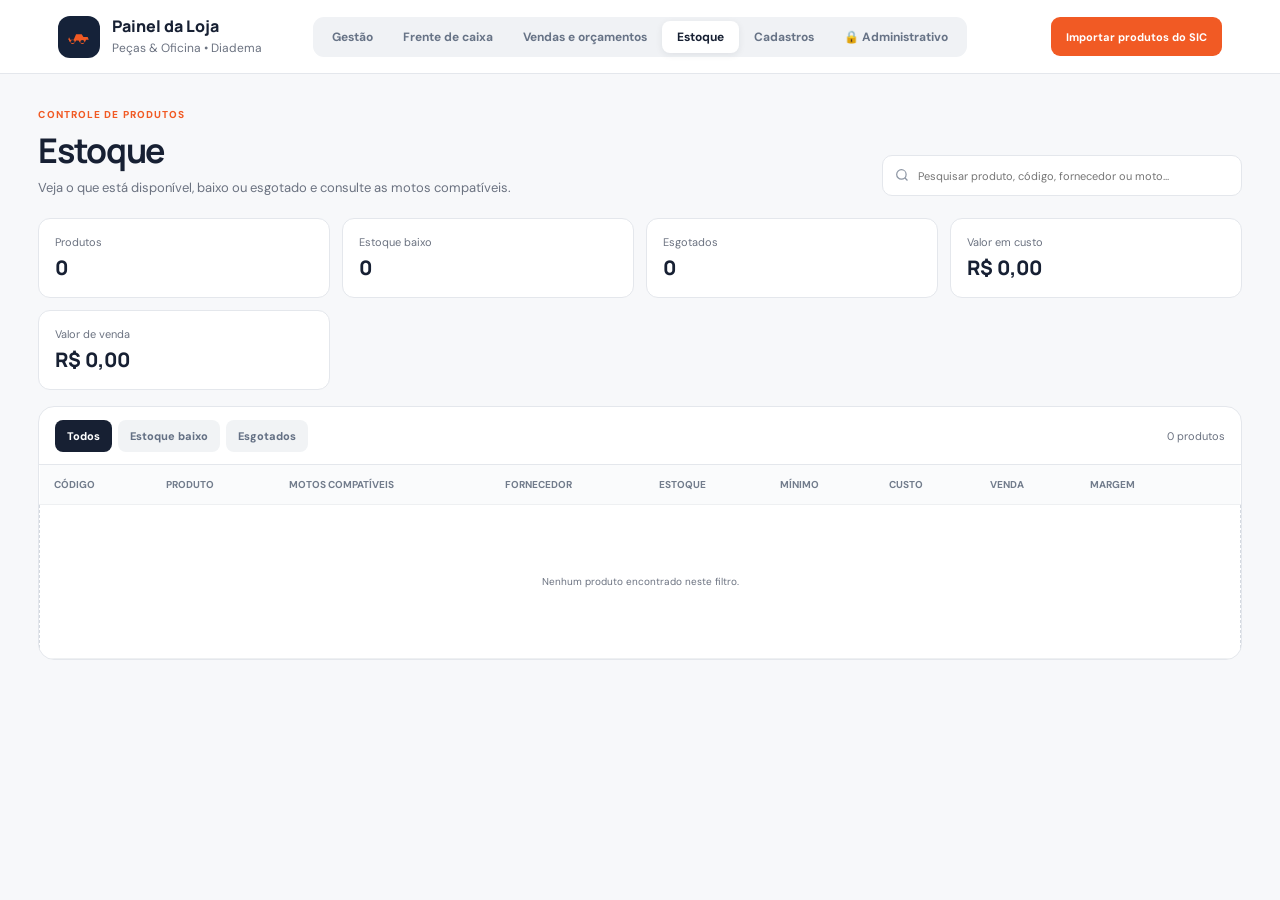
<file: estoque.html>
<!doctype html><html lang="pt-BR"><head><meta charset="UTF-8"><meta name="viewport" content="width=device-width,initial-scale=1"><meta name="theme-color" content="#111827"><title>Estoque • Painel da Loja</title><link rel="preconnect" href="https://fonts.googleapis.com"><link rel="preconnect" href="https://fonts.gstatic.com" crossorigin><link href="https://fonts.googleapis.com/css2?family=DM+Sans:wght@400;500;600;700&family=Manrope:wght@600;700;800&display=swap" rel="stylesheet"><link rel="stylesheet" href="orcamentos.css"><link rel="stylesheet" href="estoque.css"></head><body>
<header class="topbar"><a class="brand" href="index.html"><span class="brand-mark"><svg viewBox="0 0 24 24"><path d="M4 14.5h3.1l2.2-5h5.2l1.6 2.5H20l1 2.5h-2.6a3.5 3.5 0 0 1-6.8.7H9.4a3.5 3.5 0 0 1-6.8-.7H2l.8-2.2L4 14.5Zm2.1 4a1.9 1.9 0 1 0 0-3.8 1.9 1.9 0 0 0 0 3.8Zm9 0a1.9 1.9 0 1 0 0-3.8 1.9 1.9 0 0 0 0 3.8Z"/></svg></span><span><strong>Painel da Loja</strong><small>Peças & Oficina • Diadema</small></span></a><nav class="app-nav"><a href="index.html">Gestão</a><a href="caixa.html">Frente de caixa</a><a href="vendas.html">Vendas e orçamentos</a><a class="active" href="estoque.html">Estoque</a><a href="cadastros.html">Cadastros</a><a href="administrativo.html">🔒 Administrativo</a></nav><a class="button button-primary" href="caixa.html?importar=sic">Importar produtos do SIC</a></header>
<main><section class="page-head"><div><p class="eyebrow">Controle de produtos</p><h1>Estoque</h1><p>Veja o que está disponível, baixo ou esgotado e consulte as motos compatíveis.</p></div><label class="search-box"><svg viewBox="0 0 24 24"><circle cx="11" cy="11" r="7"/><path d="m20 20-4-4"/></svg><input id="stockSearch" placeholder="Pesquisar produto, código, fornecedor ou moto..."></label></section>
<section class="summary"><article><small>Produtos</small><strong id="totalProducts">0</strong></article><article><small>Estoque baixo</small><strong id="lowProducts">0</strong></article><article><small>Esgotados</small><strong id="outProducts">0</strong></article><article><small>Valor em custo</small><strong id="stockValue">R$ 0,00</strong></article><article><small>Valor de venda</small><strong id="stockSaleValue">R$ 0,00</strong></article></section>
<section class="stock-shell"><div class="stock-head"><div class="stock-tabs"><button class="active" data-filter="all">Todos</button><button data-filter="low">Estoque baixo</button><button data-filter="out">Esgotados</button></div><span id="stockResult"></span></div><div class="table-wrap"><table><thead><tr><th>Código</th><th>Produto</th><th>Motos compatíveis</th><th>Fornecedor</th><th>Estoque</th><th>Mínimo</th><th>Custo</th><th>Venda</th><th>Margem</th><th></th></tr></thead><tbody id="stockBody"></tbody></table></div></section></main><script src="estoque.js"></script></body></html>
</file>
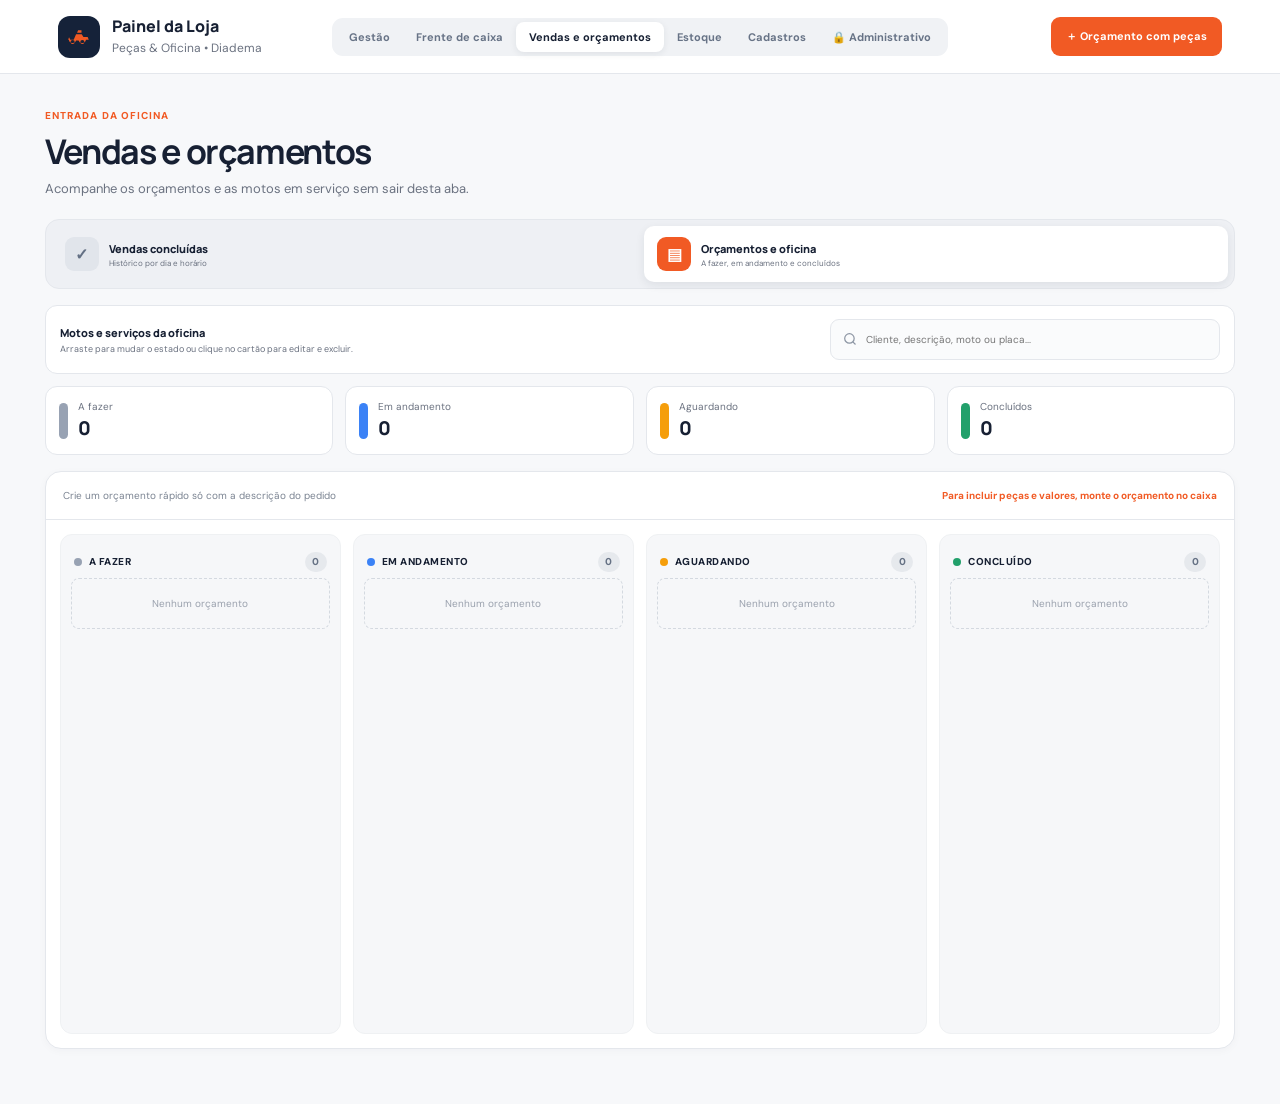
<file: orcamentos.html>
<!doctype html>
<html lang="pt-BR">
<head>
  <meta charset="UTF-8" />
  <meta name="viewport" content="width=device-width, initial-scale=1.0" />
  <meta http-equiv="refresh" content="0;url=vendas.html?aba=orcamentos" />
  <title>Abrindo vendas e orçamentos…</title>
</head>
<body>
  <p>Abrindo <a href="vendas.html?aba=orcamentos">Vendas e orçamentos</a>…</p>
  <script>location.replace('vendas.html?aba=orcamentos')</script>
</body>
</html>
</file>
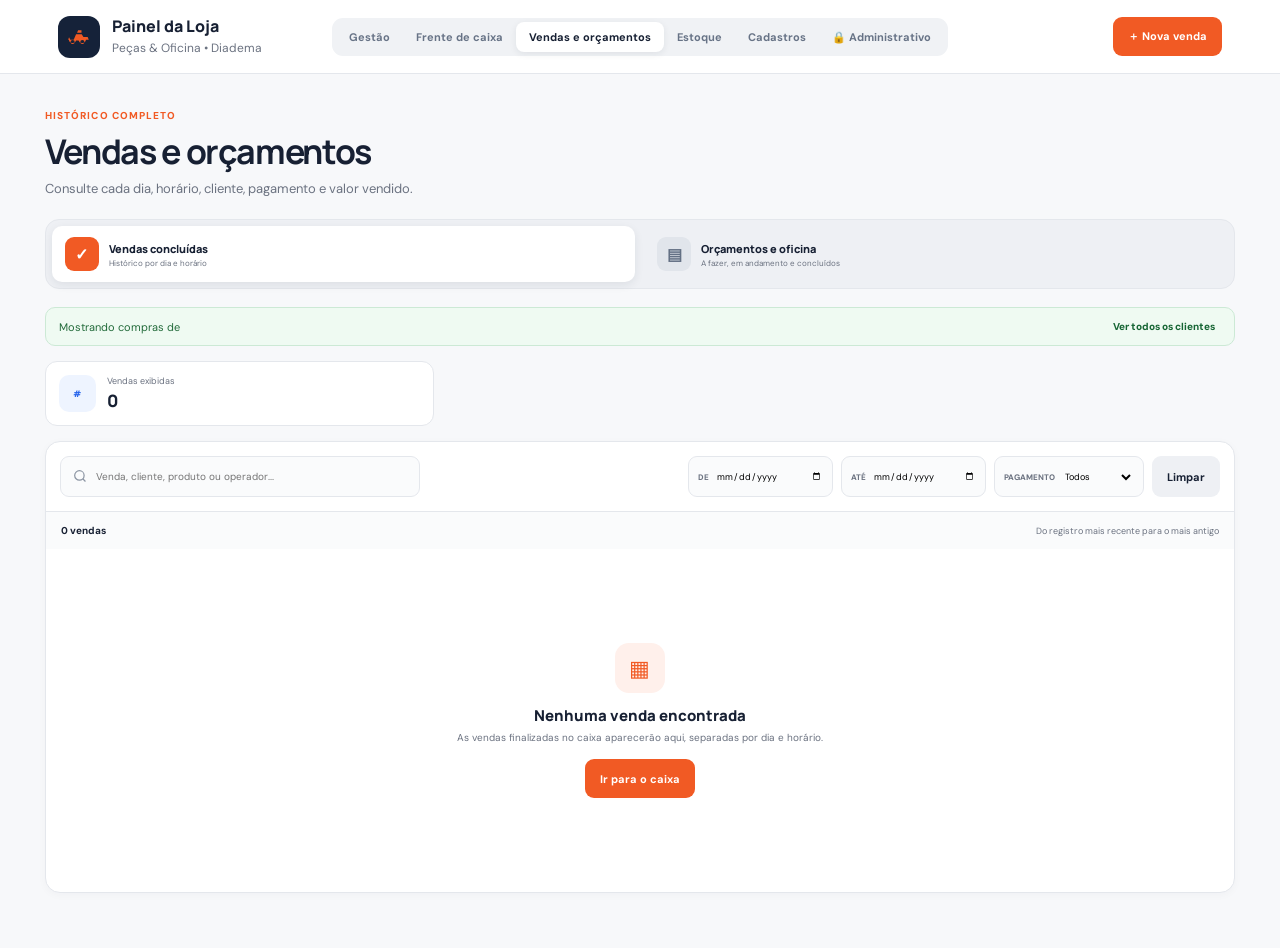
<file: vendas.html>
<!doctype html>
<html lang="pt-BR">
<head>
  <meta charset="UTF-8" />
  <meta name="viewport" content="width=device-width, initial-scale=1.0" />
  <meta name="theme-color" content="#111827" />
  <title>Vendas e Orçamentos • Painel da Loja</title>
  <link rel="preconnect" href="https://fonts.googleapis.com">
  <link rel="preconnect" href="https://fonts.gstatic.com" crossorigin>
  <link href="https://fonts.googleapis.com/css2?family=DM+Sans:wght@400;500;600;700&family=Manrope:wght@600;700;800&display=swap" rel="stylesheet">
  <link rel="stylesheet" href="orcamentos.css" />
  <link rel="stylesheet" href="vendas.css" />
  <link rel="stylesheet" href="movimentos.css" />
  <link rel="stylesheet" href="vendas-cancelamento.css" />
</head>
<body>
  <header class="topbar">
    <a class="brand" href="index.html"><span class="brand-mark"><svg viewBox="0 0 24 24"><path d="M4 14.5h3.1l2.2-5h5.2l1.6 2.5H20l1 2.5h-2.6a3.5 3.5 0 0 1-6.8.7H9.4a3.5 3.5 0 0 1-6.8-.7H2l.8-2.2L4 14.5Zm2.1 4a1.9 1.9 0 1 0 0-3.8 1.9 1.9 0 0 0 0 3.8Zm9 0a1.9 1.9 0 1 0 0-3.8 1.9 1.9 0 0 0 0 3.8ZM10.2 8l1-2.2h3.1V8h-4.1Z"/></svg></span><span><strong>Painel da Loja</strong><small>Peças & Oficina • Diadema</small></span></a>
    <nav class="app-nav"><a href="index.html">Gestão</a><a href="caixa.html">Frente de caixa</a><a class="active" href="vendas.html">Vendas e orçamentos</a><a href="estoque.html">Estoque</a><a href="cadastros.html">Cadastros</a><a href="administrativo.html">🔒 Administrativo</a></nav>
    <a class="button button-primary" id="newMovementAction" href="caixa.html">＋ Nova venda</a>
  </header>

  <main>
    <section class="page-head">
      <div><p class="eyebrow" id="viewEyebrow">Histórico completo</p><h1 id="viewTitle">Vendas e orçamentos</h1><p id="viewSubtitle">Consulte as vendas concluídas ou acompanhe as motos da oficina.</p></div>
    </section>

    <nav class="module-tabs" aria-label="Escolher visão">
      <button class="module-tab active" data-view="sales"><span>✓</span><strong>Vendas concluídas</strong><small>Histórico por dia e horário</small></button>
      <button class="module-tab" data-view="quotes"><span>▤</span><strong>Orçamentos e oficina</strong><small>A fazer, em andamento e concluídos</small></button>
    </nav>

    <section id="salesView">
      <aside class="customer-filter" id="customerFilter" hidden><span>Mostrando compras de <strong id="customerFilterName"></strong></span><button id="clearCustomerFilter">Ver todos os clientes</button></aside>

      <section class="summary" aria-label="Resumo das vendas">
        <article><span class="summary-icon blue">#</span><div><small>Vendas exibidas</small><strong id="salesCount">0</strong></div></article>
      </section>

      <section class="sales-shell">
        <div class="filters">
          <label class="search-box"><svg viewBox="0 0 24 24"><circle cx="11" cy="11" r="7"/><path d="m20 20-4-4"/></svg><input id="saleSearch" placeholder="Venda, cliente, produto ou operador..." /></label>
          <label class="filter-field"><span>De</span><input id="dateFrom" type="date" /></label>
          <label class="filter-field"><span>Até</span><input id="dateTo" type="date" /></label>
          <label class="filter-field payment-filter"><span>Pagamento</span><select id="paymentFilter"><option value="">Todos</option><option>Dinheiro</option><option>Pix</option><option>Débito</option><option>Crédito</option></select></label>
          <button class="button button-light" id="clearFilters">Limpar</button>
        </div>
        <div class="result-info"><strong id="resultCount">0 vendas</strong><span>Do registro mais recente para o mais antigo</span></div>
        <div class="sales-groups" id="salesGroups"></div>
      </section>
    </section>

    <section id="quotesView" hidden>
      <div class="quotes-toolbar">
        <div><strong>Motos e serviços da oficina</strong><small>Arraste para mudar o estado ou clique no cartão para editar e excluir.</small></div>
        <label class="search-box"><svg viewBox="0 0 24 24"><circle cx="11" cy="11" r="7"/><path d="m20 20-4-4"/></svg><input id="quoteSearch" placeholder="Cliente, descrição, moto ou placa..." /></label>
      </div>
      <section class="stats">
        <article><i class="todo"></i><span><small>A fazer</small><strong id="todoCount">0</strong></span></article>
        <article><i class="doing"></i><span><small>Em andamento</small><strong id="doingCount">0</strong></span></article>
        <article><i class="waiting"></i><span><small>Aguardando</small><strong id="waitingCount">0</strong></span></article>
        <article><i class="done"></i><span><small>Concluídos</small><strong id="doneCount">0</strong></span></article>
      </section>
      <section class="board-shell">
        <div class="board-note"><span>Crie um orçamento rápido só com a descrição do pedido</span><a href="caixa.html">Para incluir peças e valores, monte o orçamento no caixa</a></div>
        <div class="board" id="quoteBoard"></div>
      </section>
    </section>
  </main>

  <dialog id="saleDialog">
    <div class="sale-detail">
      <div class="modal-head"><div><p class="eyebrow">Venda <span id="detailNumber"></span></p><h2>Detalhes da venda</h2></div><button class="close-button" id="closeSale" aria-label="Fechar">×</button></div>
      <div class="detail-meta" id="detailMeta"></div><div class="detail-items" id="detailItems"></div><div class="detail-totals" id="detailTotals"></div>
      <p class="non-fiscal">Registro interno • não é documento fiscal</p>
      <div class="modal-actions"><button class="button button-danger" id="cancelSale">Excluir venda e devolver ao estoque</button><span></span><button class="button button-light" id="closeSaleFooter">Fechar</button><button class="button button-primary" id="printSale">Imprimir comprovante</button></div>
    </div>
  </dialog>

  <dialog id="cancelSaleDialog" class="confirm-dialog"><div class="confirm-sale"><div class="confirm-icon" aria-hidden="true">↩</div><p class="eyebrow">Confirmar devolução</p><h2>Excluir a venda <span id="cancelSaleNumber"></span>?</h2><p id="cancelSaleMessage"></p><small>A venda sairá do histórico e esta ação não poderá ser desfeita.</small><div class="confirm-actions"><button type="button" class="button button-light" id="keepSale">Não, manter venda</button><button type="button" class="button button-danger" id="confirmCancelSale">Sim, excluir e devolver</button></div></div></dialog>

  <dialog id="quoteEditDialog">
    <form method="dialog" id="quoteEditForm">
      <div class="modal-head"><div><p class="eyebrow">Orçamento <span id="editQuoteNumber"></span></p><h2>Detalhes do serviço</h2></div><button type="button" class="close-button" id="closeEdit">×</button></div>
      <input type="hidden" id="editQuoteId" />
      <div class="form-grid">
        <label class="field wide">Cliente<input id="editCustomer" list="customerSuggestions" required maxlength="80" /></label>
        <label class="field">Telefone/WhatsApp<input id="editPhone" maxlength="30" /></label>
        <label class="field">Estado<select id="editStatus"><option value="todo">A fazer</option><option value="doing">Em andamento</option><option value="waiting">Aguardando</option><option value="done">Concluído</option></select></label>
        <label class="field">Moto/modelo<input id="editVehicle" maxlength="70" /></label><label class="field">Placa<input id="editPlate" maxlength="10" /></label>
        <label class="field">Validade<input id="editValidUntil" type="date" required /></label><label class="field wide">Observações<textarea id="editNotes" rows="3" maxlength="300"></textarea></label>
      </div>
      <section class="quote-item-editor"><div class="quote-editor-title"><strong>Peças e mão de obra</strong><small>Adicione agora ou volte depois para continuar.</small></div><div class="quote-add-row"><select id="quoteProductSelect" aria-label="Escolher peça ou mão de obra"></select><input id="quoteItemQty" type="number" min="1" value="1" aria-label="Quantidade" /><button type="button" class="button button-light" id="addQuoteProduct">Adicionar</button></div><div class="quote-add-row labor-row"><input id="quoteLaborName" maxlength="80" placeholder="Mão de obra avulsa" aria-label="Descrição da mão de obra" /><input id="quoteLaborPrice" inputmode="decimal" placeholder="Valor" aria-label="Valor da mão de obra" /><button type="button" class="button button-light" id="addQuoteLabor">Adicionar mão de obra</button></div></section>
      <div class="quote-items" id="editQuoteItems"></div><div class="quote-total"><span>Total do orçamento</span><strong id="editQuoteTotal">R$ 0,00</strong></div>
      <div class="modal-actions"><button type="button" class="button button-danger" id="deleteQuote">Excluir moto e tarefa</button><span></span><button type="button" class="button button-light" id="sendToCash">Adicionar peças / fechar venda</button><button class="button button-primary" type="submit">Salvar alterações</button></div>
    </form>
  </dialog>

  <dialog id="quickQuoteDialog">
    <form method="dialog" id="quickQuoteForm" class="quick-quote-form">
      <div class="modal-head"><div><p class="eyebrow">Sem venda e sem peças</p><h2>Novo orçamento por descrição</h2><p class="modal-helper">O único campo obrigatório é a descrição do que o cliente pediu.</p></div><button type="button" class="close-button" id="closeQuickQuote" aria-label="Fechar">×</button></div>
      <div class="form-grid">
        <label class="field wide request-field">Descrição do pedido<textarea id="quickQuoteDescription" rows="6" maxlength="600" required placeholder="Ex.: Cliente pediu para verificar o barulho na dianteira e passar o orçamento antes de fazer o serviço."></textarea><small>Este registro não será contado como venda e não movimentará o estoque.</small></label>
        <div class="optional-fields-title wide">Informações opcionais</div>
        <label class="field wide">Cliente<input id="quickQuoteCustomer" list="customerSuggestions" maxlength="80" placeholder="Nome do cliente, se quiser informar" /></label>
        <label class="field">Telefone/WhatsApp<input id="quickQuotePhone" maxlength="30" placeholder="(11) 99999-9999" /></label>
        <label class="field">Validade<input id="quickQuoteValidUntil" type="date" required /></label>
        <label class="field">Moto/modelo<input id="quickQuoteVehicle" maxlength="70" placeholder="Ex.: Titan 160 2022" /></label>
        <label class="field">Placa<input id="quickQuotePlate" maxlength="10" placeholder="ABC1D23" /></label>
      </div>
      <div class="modal-actions"><button type="button" class="button button-light" id="cancelQuickQuote">Cancelar</button><span></span><button class="button button-primary" type="submit">Salvar orçamento</button></div>
    </form>
  </dialog>

  <div class="toast" id="toast"></div>
  <datalist id="customerSuggestions"></datalist>
  <script src="vendas.js"></script>
  <script src="orcamentos.js"></script>
</body>
</html>
</file>
<file: styles.css>
:root {
  --ink: #172033;
  --muted: #6b7280;
  --line: #e7e9ee;
  --soft: #f5f6f8;
  --brand: #f15a24;
  --brand-dark: #d94612;
  --navy: #152239;
  --white: #fff;
  --red: #d92d20;
  --amber: #d97706;
  --blue: #2563eb;
  --green: #15803d;
  --shadow: 0 10px 30px rgba(23, 32, 51, .08);
}
* { box-sizing: border-box; }
body { margin: 0; color: var(--ink); background: #f7f8fa; font-family: "DM Sans", sans-serif; }
button, input, select, textarea { font: inherit; }
button { color: inherit; }
.app-shell { min-height: 100vh; }
.topbar { height: 74px; padding: 0 clamp(20px, 5vw, 72px); display: flex; align-items: center; justify-content: space-between; border-bottom: 1px solid var(--line); background: rgba(255,255,255,.94); position: sticky; top: 0; z-index: 20; backdrop-filter: blur(12px); }
.brand { display: flex; gap: 12px; align-items: center; color: inherit; text-decoration: none; }
.brand-mark { width: 42px; height: 42px; border-radius: 12px; display: grid; place-items: center; background: var(--navy); }
.brand-mark svg { width: 26px; fill: var(--brand); }
.brand strong { display:block; font: 800 16px/1.2 Manrope, sans-serif; letter-spacing: -.2px; }
.brand small { display:block; margin-top: 3px; color: var(--muted); font-size: 12px; }
.header-actions { display:flex; align-items:center; gap:20px; }
.save-status { color: #657184; font-size: 12px; display:flex; gap:7px; align-items:center; }
.save-status i { width:7px; height:7px; border-radius:50%; background:#22a06b; box-shadow:0 0 0 3px #def7ec; }
.btn { border: 0; border-radius: 10px; min-height: 42px; padding: 0 17px; font-weight: 700; cursor: pointer; display:inline-flex; align-items:center; justify-content:center; gap:6px; transition: transform .15s, background .15s, box-shadow .15s; }
.btn:hover { transform: translateY(-1px); }
.btn-primary { color: white; background: var(--brand); box-shadow: 0 5px 14px rgba(241,90,36,.2); }
.btn-primary:hover { background: var(--brand-dark); }
.btn-secondary { background:#eef0f4; }
.btn-danger { color: var(--red); background:#fff0ef; }
.btn-owner { color:#fff; background:var(--navy); text-decoration:none; font-size:12px; }
.btn-owner:hover { background:#223453; }
.btn-mobile-add { display:none; color:var(--brand); background:#fff; border:1px solid #ffd4c4; }
.nav-cash { color:var(--navy); text-decoration:none; font-size:12px; }
.mobile-actions { display:none; gap:7px; align-items:center; }
.btn-mobile-cash { color:var(--navy); background:#fff; border:1px solid var(--line); text-decoration:none; font-size:12px; }
main { width: min(1450px, calc(100% - clamp(32px, 7vw, 104px))); margin: 0 auto; padding: 40px 0 58px; }
.welcome-row { display:flex; justify-content:space-between; align-items:end; }
.eyebrow { color: var(--brand); font-size: 11px; font-weight: 800; letter-spacing: .11em; text-transform: uppercase; margin:0 0 8px; }
h1, h2 { font-family: Manrope, sans-serif; }
h1 { margin:0; font-size: clamp(27px, 3vw, 38px); letter-spacing: -.035em; }
.welcome-row > div > p:last-child { color: var(--muted); margin: 7px 0 0; font-size:14px; }
.stats { display:grid; grid-template-columns:repeat(4,1fr); gap:14px; margin:28px 0 24px; }
.stat-card { position:relative; min-width:0; border:1px solid var(--line); border-radius:15px; padding:17px 16px; background:white; text-align:left; display:flex; align-items:center; gap:13px; cursor:pointer; box-shadow:0 1px 2px rgba(0,0,0,.02); transition:.18s ease; }
.stat-card:hover { transform:translateY(-2px); box-shadow:var(--shadow); border-color:#d9dde5; }
.stat-icon { flex:none; width:40px; height:40px; border-radius:11px; display:grid; place-items:center; font:800 19px Manrope; }
.stat-icon svg { width:21px; fill:none; stroke:currentColor; stroke-width:2; stroke-linecap:round; stroke-linejoin:round; }
.stat-card strong { display:block; font:800 24px/1 Manrope; }
.stat-card small { color:var(--muted); font-size:12px; display:block; margin-top:4px; }
.stat-card em { margin-left:auto; color:#87909e; font-style:normal; font-size:11px; opacity:0; transition:.15s; }
.stat-card:hover em { opacity:1; }
.stat-overdue .stat-icon { color:var(--red); background:#fff0ef; }
.stat-today .stat-icon { color:var(--amber); background:#fff7e8; }
.stat-progress .stat-icon { color:var(--blue); background:#eef4ff; }
.stat-done .stat-icon { color:var(--green); background:#edf8f0; }
.workspace { background:white; border:1px solid var(--line); border-radius:18px; box-shadow:0 2px 8px rgba(23,32,51,.03); overflow:hidden; }
.workspace-head { min-height:70px; padding:0 20px; display:flex; align-items:center; justify-content:space-between; gap:20px; border-bottom:1px solid var(--line); }
.board-help{margin:0;padding:10px 20px;border-bottom:1px solid var(--line);background:#fff8f5;color:var(--muted);font-size:12px}
.restock-panel{margin:16px 18px 0;border:1px solid #f2d5c9;border-radius:12px;background:#fff}.restock-head{display:flex;align-items:center;justify-content:space-between;padding:14px 16px;border-bottom:1px solid var(--line)}.restock-head strong{display:block;font:800 15px Manrope}.restock-head small{display:block;margin-top:3px;color:var(--muted);font-size:12px}.restock-head a,.restock-item>a{color:var(--brand);font-size:12px;font-weight:800;text-decoration:none}.restock-list{display:grid}.restock-item{display:grid;grid-template-columns:95px minmax(180px,1fr) auto 62px;gap:14px;align-items:center;padding:12px 16px;border-bottom:1px solid #eef0f2}.restock-item:last-child{border-bottom:0}.restock-item>div>strong{display:block;font-size:13px}.restock-item>div>small{display:block;margin-top:3px;color:var(--muted);font-size:11px}.restock-state{border-radius:999px;padding:5px 8px;background:#fff3d6;color:#925900;font-size:10px;font-weight:800;text-align:center}.restock-state.out{background:#ffebe9;color:#b42318}.restock-numbers{display:flex;gap:14px}.restock-numbers span{color:var(--muted);font-size:10px;text-align:center}.restock-numbers b{display:block;margin-top:2px;color:var(--ink);font-size:14px}.restock-empty{padding:24px;text-align:center}.restock-empty strong,.restock-empty span{display:block}.restock-empty span{margin-top:4px;color:var(--muted);font-size:12px}
@media(max-width:700px){.restock-panel{margin:10px}.restock-head{align-items:flex-start;gap:8px;flex-direction:column}.restock-item{grid-template-columns:1fr auto;gap:8px}.restock-state{justify-self:start}.restock-numbers{grid-column:1/-1;justify-content:space-between}.restock-item>a{grid-column:2;grid-row:1}}
.card-actions{display:flex;gap:6px;margin-top:12px}.card-actions button{flex:1;border:1px solid var(--line);border-radius:7px;padding:7px;background:#f7f8fa;font-size:11px;font-weight:800;cursor:pointer}.card-actions .card-delete{color:#b42318;background:#fff5f4;border-color:#ffd5d2}
.tabs { display:flex; align-items:stretch; align-self:stretch; gap:3px; overflow:auto; }
.tab { white-space:nowrap; position:relative; border:0; background:transparent; color:#667085; font-weight:600; font-size:13px; padding:0 14px; cursor:pointer; }
.tab.active { color:var(--ink); }
.tab.active::after { content:""; height:3px; border-radius:4px 4px 0 0; background:var(--brand); position:absolute; bottom:0; left:14px; right:14px; }
.toolbar { display:flex; gap:9px; }
.search-box { height:38px; width:210px; border:1px solid var(--line); background:#fafbfc; border-radius:9px; display:flex; align-items:center; padding:0 11px; }
.search-box:focus-within { outline:2px solid #ffded2; border-color:var(--brand); }
.search-box svg, .filter-button svg { width:17px; fill:none; stroke:currentColor; stroke-width:1.8; stroke-linecap:round; }
.search-box svg { color:#9aa1ad; flex:none; }
.search-box input { min-width:0; border:0; outline:0; background:transparent; padding:0 0 0 8px; width:100%; font-size:12px; }
.filter-button { height:38px; border:1px solid var(--line); background:white; border-radius:9px; padding:0 12px; display:flex; gap:7px; align-items:center; font-size:12px; font-weight:700; cursor:pointer; }
.filter-button span { min-width:18px; height:18px; border-radius:9px; color:white; background:var(--brand); display:grid; place-items:center; font-size:10px; }
.filter-panel { background:#fafbfc; border-bottom:1px solid var(--line); padding:13px 20px; display:flex; gap:14px; align-items:end; }
.filter-panel[hidden] { display:none; }
.filter-panel label { display:grid; gap:5px; color:var(--muted); font-size:10px; font-weight:700; text-transform:uppercase; letter-spacing:.05em; }
.filter-panel select { height:36px; min-width:170px; border:1px solid var(--line); border-radius:8px; background:white; padding:0 9px; color:var(--ink); font-size:12px; }
.text-button { border:0; background:transparent; color:var(--brand); font-size:12px; font-weight:700; cursor:pointer; height:36px; }
.active-filter { margin:14px 20px 0; padding:9px 12px; border-radius:9px; background:#fff5f1; color:#9a3412; font-size:12px; display:flex; justify-content:space-between; }
.active-filter[hidden] { display:none; }
.active-filter button { border:0; background:transparent; color:inherit; font-size:18px; cursor:pointer; }
.board { padding:18px; display:grid; grid-template-columns:repeat(4,minmax(235px,1fr)); gap:14px; overflow-x:auto; min-height:450px; }
.column { min-width:235px; background:#f7f8fa; border-radius:13px; padding:11px; border:1px solid #f0f1f3; }
.column.drag-over { background:#fff6f1; outline:2px dashed #f8a380; outline-offset:-4px; }
.column-head { display:flex; align-items:center; justify-content:space-between; min-height:31px; margin-bottom:8px; padding:0 3px; }
.column-title { display:flex; gap:8px; align-items:center; font-size:12px; font-weight:800; text-transform:uppercase; letter-spacing:.04em; }
.column-title i { width:8px; height:8px; border-radius:50%; }
.column-title .todo { background:#98a2b3; }.column-title .doing { background:#3b82f6; }.column-title .waiting { background:#f59e0b; }.column-title .done { background:#22a06b; }
.column-count { background:#e9ecf0; color:#667085; border-radius:10px; min-width:23px; height:21px; display:grid; place-items:center; font-size:11px; font-weight:800; }
.card-list { display:grid; gap:9px; align-content:start; min-height:365px; }
.task-card { border:1px solid #e5e7eb; border-radius:11px; background:white; padding:13px; box-shadow:0 2px 4px rgba(16,24,40,.025); cursor:grab; transition:.16s; }
.task-card:hover { border-color:#d4d8df; box-shadow:0 7px 20px rgba(16,24,40,.07); transform:translateY(-1px); }
.task-card.dragging { opacity:.35; }
.task-top { display:flex; justify-content:space-between; gap:8px; margin-bottom:9px; }
.area-tag { max-width:calc(100% - 40px); overflow:hidden; text-overflow:ellipsis; white-space:nowrap; color:#596579; background:#f1f3f6; border-radius:6px; padding:4px 7px; font-size:9px; font-weight:800; text-transform:uppercase; letter-spacing:.04em; }
.quote-origin { display:inline-flex; margin:-3px 0 8px; color:#9b431f; background:#fff1ea; border-radius:5px; padding:3px 6px; font-size:8px; font-weight:800; }
.priority-dot { display:flex; align-items:center; gap:4px; color:#7b8492; font-size:9px; font-weight:700; }
.priority-dot i { width:6px; height:6px; border-radius:50%; }
.priority-dot .high { background:#ef4444; }.priority-dot .medium { background:#f59e0b; }.priority-dot .low { background:#22a06b; }
.task-card h3 { font:700 15px/1.4 Manrope; margin:0; letter-spacing:-.01em; }
.task-card .description { color:#586274; font-size:14px; line-height:1.5; margin:7px 0 0; display:-webkit-box; -webkit-line-clamp:3; -webkit-box-orient:vertical; overflow:hidden; }
.task-card.motorcycle-task .description { color:var(--ink); font-size:16px; font-weight:700; line-height:1.5; -webkit-line-clamp:4; }
.task-meta { display:flex; align-items:center; justify-content:space-between; margin-top:13px; padding-top:10px; border-top:1px solid #f0f1f3; }
.owner { display:flex; align-items:center; gap:6px; min-width:0; color:#667085; font-size:10px; }
.avatar { width:23px; height:23px; border-radius:50%; background:var(--navy); color:white; display:grid; place-items:center; flex:none; font-size:9px; font-weight:800; }
.owner span:last-child { white-space:nowrap; text-overflow:ellipsis; overflow:hidden; max-width:88px; }
.due { display:flex; align-items:center; gap:4px; color:#667085; font-size:9px; font-weight:700; }
.due svg { width:13px; fill:none; stroke:currentColor; stroke-width:2; }
.due.overdue { color:var(--red); background:#fff0ef; padding:4px 6px; border-radius:6px; }
.due.today { color:#a15c00; background:#fff7e8; padding:4px 6px; border-radius:6px; }
.quick-done { width:100%; border:0; border-radius:7px; background:#edf8f0; color:var(--green); padding:7px; margin-top:9px; font-size:10px; font-weight:800; cursor:pointer; }
.quick-done:hover { background:#dff2e5; }
.empty-column { color:#9aa1ad; text-align:center; font-size:11px; border:1px dashed #d9dde4; border-radius:9px; padding:20px 8px; }
dialog { width:min(610px, calc(100vw - 28px)); border:0; border-radius:17px; padding:0; box-shadow:0 24px 80px rgba(16,24,40,.25); }
dialog::backdrop { background:rgba(13,21,35,.55); backdrop-filter:blur(3px); }
#taskForm { padding:25px; }
.modal-head { display:flex; justify-content:space-between; align-items:start; margin-bottom:20px; }
.modal-head h2 { margin:0; font-size:22px; letter-spacing:-.03em; }
.icon-button { width:34px; height:34px; border:0; border-radius:9px; background:#f1f3f5; color:#697386; font-size:23px; cursor:pointer; }
.form-grid { display:grid; grid-template-columns:1fr 1fr; gap:14px; }
.field { display:grid; gap:6px; color:#3d4758; font-size:11px; font-weight:800; margin-bottom:14px; }
.field small { color:#9aa1ad; font-weight:500; }
.field.full { grid-column:1 / -1; }
.field input,.field select,.field textarea { width:100%; border:1px solid #dfe3e8; border-radius:9px; background:white; color:var(--ink); padding:10px 11px; outline:0; font-size:13px; font-weight:500; }
.field input,.field select { height:42px; }
.field textarea { resize:vertical; min-height:76px; }
.field input:focus,.field select:focus,.field textarea:focus { border-color:var(--brand); box-shadow:0 0 0 3px #ffebe3; }
.modal-actions { display:flex; gap:9px; align-items:center; border-top:1px solid var(--line); padding-top:18px; margin-top:3px; }
.modal-actions span { flex:1; }
.toast { position:fixed; right:24px; bottom:24px; background:var(--navy); color:white; padding:12px 16px; border-radius:10px; box-shadow:var(--shadow); font-size:12px; font-weight:700; opacity:0; transform:translateY(14px); pointer-events:none; transition:.2s; z-index:50; }
.toast.show { opacity:1; transform:translateY(0); }
@media (max-width: 1020px) { .stats { grid-template-columns:repeat(2,1fr); } .board { grid-template-columns:repeat(4,270px); } .workspace-head { align-items:stretch; flex-direction:column; padding:0 16px 13px; gap:10px; } .tabs { min-height:55px; } .toolbar { justify-content:space-between; }.search-box{width:100%;} }
@media (max-width: 640px) { .topbar { height:66px; padding:0 16px; }.header-actions{display:none}.brand small{display:none} main{width:calc(100% - 24px);padding:25px 0 40px}.welcome-row{align-items:center}.welcome-row>div>p:last-child{max-width:230px}.mobile-actions{display:flex;flex-wrap:wrap;justify-content:flex-end;max-width:230px}.btn-mobile-add{display:flex;font-size:0;width:42px;padding:0}.btn-mobile-add::first-letter{font-size:20px}.stats{grid-template-columns:repeat(2,1fr);gap:9px;margin:22px 0 16px}.stat-card{padding:13px 11px;gap:9px}.stat-icon{width:34px;height:34px}.stat-card strong{font-size:20px}.stat-card em{display:none}.workspace{border-radius:14px}.tab{padding:0 11px}.tab.active::after{left:11px;right:11px}.toolbar{width:100%}.filter-panel{align-items:stretch;flex-direction:column}.filter-panel select{width:100%}.board{padding:12px;grid-template-columns:repeat(4,82vw)}.form-grid{grid-template-columns:1fr}.field.full{grid-column:auto}.modal-actions{flex-wrap:wrap}.modal-actions .btn{flex:1}.modal-actions .btn-danger{flex:0 0 100%;order:2}.toast{right:12px;left:12px;bottom:12px;text-align:center} }
</file>
<file: administrativo.css>
:root{--ink:#172033;--muted:#667085;--line:#e3e7ed;--brand:#f15a24;--navy:#152239;--green:#15803d;--red:#b42318;--amber:#a15c00}*{box-sizing:border-box}body{margin:0;background:#f5f7fa;color:var(--ink);font-family:"DM Sans",sans-serif}button,input,select,textarea{font:inherit}.lock-screen{min-height:100vh;display:grid;place-items:center;padding:24px;background:radial-gradient(circle at top,#263a5d 0,#152239 38%,#0d1626 100%)}.lock-card{width:min(430px,100%);padding:38px;background:#fff;border-radius:22px;box-shadow:0 30px 90px #02081766}.back-link{display:inline-block;margin-bottom:28px;color:var(--muted);text-decoration:none;font-size:14px}.lock-icon{display:grid;place-items:center;width:52px;height:52px;border-radius:15px;background:#fff0e9;font-size:23px}.eyebrow{margin:18px 0 7px;color:var(--brand);font-weight:800;font-size:12px;letter-spacing:.1em;text-transform:uppercase}h1,h2{font-family:Manrope,sans-serif}.lock-card h1{margin:0;font-size:32px}.lock-card>p:not(.eyebrow){color:var(--muted);line-height:1.5}.lock-card form{display:grid;gap:14px;margin-top:24px}.lock-card label,dialog label{display:grid;gap:7px;font-size:14px;font-weight:800}.lock-card input,dialog input,dialog select,dialog textarea{width:100%;border:1px solid var(--line);border-radius:10px;padding:0 13px;outline:0;background:#fff}.lock-card input,dialog input,dialog select{height:46px}.lock-card input:focus,dialog input:focus,dialog select:focus,dialog textarea:focus{border-color:var(--brand);box-shadow:0 0 0 3px #ffdfd3}.lock-card button,.primary{border:0;border-radius:10px;min-height:44px;padding:0 16px;background:var(--brand);color:#fff;font-weight:800;cursor:pointer}.lock-card small{min-height:18px;color:var(--red)}.topbar{min-height:74px;padding:0 clamp(18px,5vw,70px);display:flex;align-items:center;justify-content:space-between;background:#fff;border-bottom:1px solid var(--line);position:sticky;top:0;z-index:5}.brand{display:flex;gap:11px;align-items:center;color:inherit;text-decoration:none}.brand-mark{width:42px;height:42px;display:grid;place-items:center;border-radius:12px;background:var(--navy);color:var(--brand);font:800 20px Manrope}.brand strong,.brand small{display:block}.brand small{margin-top:2px;color:var(--muted);font-size:12px}.topbar nav{display:flex;align-items:center;gap:14px}.topbar nav a,.topbar nav button{border:0;background:none;color:var(--muted);text-decoration:none;font-size:14px;font-weight:700;cursor:pointer}.content{width:min(1380px,calc(100% - 40px));margin:0 auto;padding:36px 0 60px}.intro{display:flex;align-items:end;justify-content:space-between;gap:18px}.intro .eyebrow{margin-top:0}.intro h1{margin:0;font-size:36px}.intro>div>p:last-child{margin:7px 0 0;color:var(--muted);font-size:16px}.intro-actions{display:flex;align-items:center;gap:10px}.private-badge{padding:9px 12px;border:1px solid #cfe7d5;border-radius:999px;background:#effaf2;color:var(--green);font-size:12px;font-weight:800}.sales-period{display:grid;grid-template-columns:repeat(3,1fr);gap:14px;margin:27px 0 14px}.sales-period article{padding:21px;border:1px solid #dce6f7;border-radius:16px;background:linear-gradient(135deg,#fff,#f5f8fd)}.sales-period small,.cards small{color:var(--muted);font-size:13px}.sales-period strong,.cards strong{display:block;margin:9px 0 5px;font:800 25px Manrope}.sales-period span,.cards span{color:var(--muted);font-size:13px}.cards{display:grid;grid-template-columns:repeat(5,1fr);gap:12px;margin-bottom:18px}.cards article,.panel{background:#fff;border:1px solid var(--line);border-radius:16px;box-shadow:0 2px 7px #10182808}.cards article{padding:18px}.cards .result-card{border-color:#cfe7d5;background:#f6fbf7}.negative{color:var(--red)!important}.breakdown-grid{display:grid;grid-template-columns:1.35fr 1fr;gap:18px;margin-bottom:18px}.panel{padding:22px}.panel-head{display:flex;justify-content:space-between;align-items:center;gap:14px}.panel-head .eyebrow{margin:0 0 4px}.panel-head h2{margin:0;font-size:21px}.panel-head>div>span{display:block;margin-top:5px;color:var(--muted);font-size:13px}.breakdown-list,.partner-summary{display:grid;margin-top:18px}.breakdown-row,.partner-row{display:flex;justify-content:space-between;align-items:center;gap:15px;padding:13px 2px;border-bottom:1px solid var(--line)}.breakdown-row strong,.breakdown-row span{display:block}.breakdown-row span{margin-top:3px;color:var(--muted);font-size:12px}.breakdown-row b,.partner-row strong{font:800 16px Manrope}.ledger-panel{margin-bottom:18px}.ledger-head{align-items:end}.filters{display:grid;grid-template-columns:180px 220px minmax(220px,1fr) auto;gap:10px;align-items:end;margin:20px 0 12px;padding:14px;border-radius:12px;background:#f7f8fa}.filters label{display:grid;gap:5px;color:#4e5b6d;font-size:12px;font-weight:800}.filters input,.filters select{height:40px;border:1px solid var(--line);border-radius:9px;padding:0 10px;background:#fff;outline:0}.secondary,.danger{border:0;border-radius:9px;min-height:40px;padding:0 14px;font-weight:800;cursor:pointer}.secondary{background:#e9edf2;color:var(--ink)}.danger{background:#fff0ef;color:var(--red)}.ledger-total{display:flex;justify-content:space-between;align-items:center;padding:12px 14px;border:1px solid #dce6f7;border-radius:10px;background:#f7faff}.ledger-total span{color:var(--muted);font-size:13px}.ledger-total strong{font:800 18px Manrope}.expense-list{display:grid;margin-top:10px}.expense-row{display:grid;grid-template-columns:180px minmax(220px,1fr) 95px 85px 110px 65px;gap:12px;align-items:center;padding:13px 4px;border-bottom:1px solid var(--line)}.category-badge{justify-self:start;padding:5px 8px;border-radius:7px;background:#eef2f7;color:#42526a;font-size:11px;font-weight:800}.expense-main strong,.expense-main span{display:block}.expense-main strong{font-size:14px}.expense-main span{margin-top:3px;color:var(--muted);font-size:12px}.expense-row time{color:var(--muted);font-size:12px}.expense-row>b{font:800 14px Manrope;text-align:right}.status{justify-self:start;padding:5px 7px;border-radius:999px;background:#edf8f0;color:var(--green);font-size:10px;font-weight:800}.status.pending{background:#fff7e8;color:var(--amber)}.edit-button{border:0;border-radius:7px;padding:7px;background:#eef0f4;font-weight:800;cursor:pointer}.notes-panel textarea{width:100%;min-height:150px;margin-top:18px;padding:14px;border:1px solid var(--line);border-radius:11px;resize:vertical;outline:0;font:14px/1.5 "DM Sans",sans-serif}.notes-panel>small{display:block;margin-top:7px;color:var(--muted)}.empty{padding:28px 5px;text-align:center;color:var(--muted);font-size:13px}dialog{width:min(760px,calc(100vw - 28px));border:0;border-radius:17px;padding:0;box-shadow:0 24px 80px #10182844}dialog::backdrop{background:#0d1523aa}dialog form{display:grid;gap:14px;padding:24px}.modal-head{display:flex;justify-content:space-between}.modal-head .eyebrow{margin:0 0 4px}.modal-head h2{margin:0}.modal-head button{border:0;background:#eef0f4;width:34px;height:34px;border-radius:9px;font-size:21px;cursor:pointer}.form-grid{display:grid;grid-template-columns:1fr 1fr;gap:14px}.form-grid .wide{grid-column:1/-1}.form-grid textarea{min-height:84px;padding:11px;resize:vertical}.money-field{display:flex;align-items:center;height:46px;border:1px solid var(--line);border-radius:10px;padding-left:12px;color:var(--muted);background:#fff}.money-field input{height:42px;border:0!important;box-shadow:none!important;padding-left:6px}.check-label{display:flex!important;align-items:center;gap:9px;align-self:end;min-height:46px}.check-label input{width:18px;height:18px}.modal-actions{display:flex;align-items:center;gap:9px;margin-top:8px}.modal-actions>span{flex:1}.toast{position:fixed;right:20px;bottom:20px;padding:12px 16px;border-radius:10px;background:var(--navy);color:#fff;font-size:13px;font-weight:700;opacity:0;transform:translateY(10px);transition:.2s;z-index:10}.toast.show{opacity:1;transform:none}[hidden]{display:none!important}
@media(max-width:1100px){.cards{grid-template-columns:repeat(3,1fr)}.expense-row{grid-template-columns:150px minmax(200px,1fr) 90px 80px}.expense-row>b{text-align:left}.edit-button{grid-column:4}.filters{grid-template-columns:1fr 1fr}.filters .secondary{align-self:end}}
@media(max-width:760px){.topbar nav a{display:none}.content{width:calc(100% - 24px);padding-top:26px}.intro{align-items:start;flex-direction:column}.intro-actions{width:100%;justify-content:space-between}.intro h1{font-size:30px}.sales-period,.cards,.breakdown-grid{grid-template-columns:1fr}.filters{grid-template-columns:1fr}.expense-row{grid-template-columns:1fr auto;gap:7px}.category-badge{grid-column:1}.expense-main{grid-column:1/-1}.expense-row time,.status{grid-row:auto}.expense-row>b{grid-column:1}.edit-button{grid-column:2}.form-grid{grid-template-columns:1fr}.form-grid .wide{grid-column:auto}.modal-actions{flex-wrap:wrap}.modal-actions .danger{width:100%;order:2}.ledger-head{align-items:start;flex-direction:column}.topbar{padding:0 14px}.brand small{display:none}}
.ledger-actions{display:flex;gap:8px;align-items:center}.dialog-help{margin:0;color:var(--muted);font-size:13px;line-height:1.5}.new-category{display:grid;grid-template-columns:1fr auto;gap:8px}.category-manager-list{display:grid;gap:8px;max-height:380px;overflow:auto}.category-manager-row{display:grid;grid-template-columns:1fr auto auto;gap:7px;align-items:center;padding:9px;border:1px solid var(--line);border-radius:10px;background:#f8f9fb}.category-manager-row input{height:40px}.save-category,.delete-category{border:0;border-radius:7px;padding:9px;font-size:12px;font-weight:800;cursor:pointer}.save-category{background:#eaf2ff;color:#2455a4}.delete-category{background:#fff0ef;color:var(--red)}@media(max-width:760px){.ledger-actions{width:100%;flex-direction:column}.ledger-actions button{width:100%}.new-category{grid-template-columns:1fr}.category-manager-row{grid-template-columns:1fr 1fr}.category-manager-row input{grid-column:1/-1}}
.balance-panel{margin:0 0 18px}.balance-head{align-items:end}.balance-cards{display:grid;grid-template-columns:repeat(3,1fr);gap:12px;margin-top:19px}.balance-cards article{display:flex;align-items:center;gap:13px;padding:17px;border:1px solid var(--line);border-radius:13px;background:#f9fafb}.balance-cards article.total-balance{background:#f4f8ff;border-color:#d4e1f5}.balance-cards small,.balance-cards strong,.balance-cards div>span{display:block}.balance-cards small{color:var(--muted);font-size:12px}.balance-cards strong{margin:5px 0 3px;font:800 23px Manrope}.balance-cards div>span{color:var(--muted);font-size:11px}.balance-icon{flex:0 0 43px;height:43px;display:grid;place-items:center;border-radius:12px;font-weight:800}.balance-icon.cash{background:#e9f8ed;color:var(--green)}.balance-icon.bank{background:#eaf2ff;color:#2455a4}.balance-icon.total{background:#fff0e9;color:var(--brand)}.balance-warning{margin-top:12px;padding:11px 13px;border-radius:9px;background:#fff2f0;color:var(--red);font-size:13px;font-weight:700}.movement-preview{margin-top:18px;border-top:1px solid var(--line);padding-top:15px}.movement-preview-head{display:flex;align-items:center;justify-content:space-between}.movement-preview-head>strong{font-size:14px}.text-button{border:0;background:none;color:#2455a4;font-size:12px;font-weight:800;cursor:pointer}.movement-row{display:grid;grid-template-columns:1fr 90px 120px 30px;align-items:center;gap:10px;padding:11px 2px;border-bottom:1px solid var(--line)}.movement-row div strong,.movement-row div span{display:block}.movement-row div strong{font-size:13px}.movement-row div span,.movement-row time{margin-top:2px;color:var(--muted);font-size:11px}.movement-row b{font:800 13px Manrope;text-align:right}.movement-row b.in{color:var(--green)}.movement-row b.out{color:var(--red)}.movement-row button{border:0;background:#f1f3f6;border-radius:7px;width:27px;height:27px;cursor:pointer}.empty.compact{padding:18px 4px}@media(max-width:900px){.balance-cards{grid-template-columns:1fr}}@media(max-width:760px){.balance-head{align-items:start;flex-direction:column}.movement-row{grid-template-columns:1fr auto}.movement-row div{grid-column:1/-1}.movement-row b{text-align:left}.movement-row button{grid-column:2;grid-row:2}}
</file>
<file: cadastros.css>
:root{--ink:#172033;--muted:#6b7280;--line:#e4e7ec;--brand:#f15a24;--navy:#152239;--red:#d92d20;--green:#15803d;--blue:#2563eb;--shadow:0 12px 34px rgba(23,32,51,.09)}*{box-sizing:border-box}body{margin:0;color:var(--ink);background:#f7f8fa;font-family:"DM Sans",sans-serif}button,input,textarea{font:inherit}button{color:inherit}.topbar{height:74px;padding:0 clamp(20px,4.5vw,68px);display:grid;grid-template-columns:1fr auto 1fr;align-items:center;border-bottom:1px solid var(--line);background:rgba(255,255,255,.95);position:sticky;top:0;z-index:20;backdrop-filter:blur(12px)}.brand{display:flex;gap:12px;align-items:center;color:inherit;text-decoration:none;width:max-content}.brand-mark{width:42px;height:42px;border-radius:12px;display:grid;place-items:center;background:var(--navy)}.brand-mark svg{width:26px;fill:var(--brand)}.brand strong{display:block;font:800 16px/1.2 Manrope}.brand small{display:block;margin-top:3px;color:var(--muted);font-size:12px}.app-nav{display:flex;padding:4px;border-radius:11px;background:#f0f2f5}.app-nav a{padding:8px 13px;color:#677386;text-decoration:none;border-radius:8px;font-size:11px;font-weight:700}.app-nav a.active{color:var(--ink);background:white;box-shadow:0 2px 7px rgba(23,32,51,.08)}.button{min-height:39px;padding:0 15px;border:0;border-radius:9px;font-size:11px;font-weight:700;cursor:pointer;display:inline-flex;align-items:center;justify-content:center}.topbar>.button{justify-self:end}.button-primary{color:white;background:var(--brand)}.button-light{background:#eef0f4}.button-danger{color:var(--red);background:#fff0ef}main{width:min(1280px,calc(100% - clamp(32px,7vw,104px)));margin:0 auto;padding:35px 0 55px}.page-head{display:flex;justify-content:space-between;align-items:end;gap:20px}.eyebrow{color:var(--brand);font-size:10px;font-weight:800;letter-spacing:.11em;text-transform:uppercase;margin:0 0 6px}h1,h2{font-family:Manrope,sans-serif}h1{font-size:34px;letter-spacing:-.04em;margin:0}.page-head>div>p:last-child{margin:6px 0 0;color:var(--muted);font-size:13px}.search-box{height:41px;width:min(360px,100%);display:flex;align-items:center;padding:0 11px;border:1px solid var(--line);border-radius:10px;background:#fff}.search-box:focus-within{outline:2px solid #ffded2;border-color:var(--brand)}.search-box svg{width:17px;fill:none;stroke:#8c95a3;stroke-width:1.8}.search-box input{width:100%;border:0;outline:0;padding-left:8px;font-size:11px}.summary{display:grid;grid-template-columns:1fr 1fr;gap:12px;margin:22px 0 16px}.summary article{display:flex;align-items:center;gap:11px;background:#fff;border:1px solid var(--line);border-radius:12px;padding:13px}.summary-icon{width:36px;height:36px;border-radius:10px;display:grid;place-items:center;font:800 13px Manrope}.summary-icon.clients{color:var(--blue);background:#eef4ff}.summary-icon.suppliers{color:var(--green);background:#edf8f0}.summary small{display:block;color:var(--muted);font-size:10px}.summary strong{display:block;font:800 18px Manrope;margin-top:2px}.records-shell{background:white;border:1px solid var(--line);border-radius:15px;overflow:hidden;box-shadow:0 2px 8px rgba(23,32,51,.03)}.records-head{min-height:58px;display:flex;align-items:center;justify-content:space-between;padding:0 15px;border-bottom:1px solid var(--line)}.records-head>span{color:var(--muted);font-size:10px}.tabs{display:flex;align-self:stretch}.tab{position:relative;border:0;background:transparent;padding:0 16px;color:#687386;font-size:11px;font-weight:700;cursor:pointer}.tab.active{color:var(--ink)}.tab.active:after{content:"";position:absolute;height:3px;left:16px;right:16px;bottom:0;border-radius:3px 3px 0 0;background:var(--brand)}.table-wrap{overflow:auto;min-height:360px}table{width:100%;border-collapse:collapse;font-size:11px}th,td{text-align:left;padding:12px 14px;border-bottom:1px solid #eef0f2;white-space:nowrap}th{color:#727c8c;background:#fafbfc;text-transform:uppercase;letter-spacing:.04em;font-size:9px}td strong{display:block;font-size:11px}td small{display:block;color:var(--muted);font-size:9px;margin-top:3px}.record-type{display:inline-flex;padding:4px 6px;border-radius:5px;background:#eef4ff;color:#315c9c;font-size:8px;font-weight:800}.record-type.supplier{background:#edf8f0;color:#24733e}.edit-button{border:0;background:#eef0f4;border-radius:6px;padding:6px 9px;font-size:9px;font-weight:700;cursor:pointer}.empty-row td{text-align:center;padding:75px 20px;color:#8a93a0}dialog{width:min(650px,calc(100vw - 28px));border:0;border-radius:17px;padding:0;box-shadow:0 24px 80px rgba(16,24,40,.25)}dialog::backdrop{background:rgba(13,21,35,.57);backdrop-filter:blur(3px)}#recordForm{padding:24px}.modal-head{display:flex;justify-content:space-between;align-items:start;margin-bottom:18px}.modal-head h2{font-size:21px;margin:0}.close-button{width:34px;height:34px;border:0;border-radius:9px;background:#f1f3f5;color:#697386;font-size:22px;cursor:pointer}.form-grid{display:grid;grid-template-columns:1fr 1fr;gap:0 13px}.field{display:grid;gap:6px;color:#3d4758;font-size:10px;font-weight:800;margin-bottom:13px}.field.wide{grid-column:1/-1}.field input,.field textarea{width:100%;border:1px solid #dfe3e8;border-radius:9px;padding:10px;outline:0;font-size:12px}.field input{height:40px}.field input[readonly]{color:#788291;background:#f5f6f8}.field textarea{resize:vertical}.field input:focus,.field textarea:focus{border-color:var(--brand);box-shadow:0 0 0 3px #ffebe3}.section-label{margin:3px 0 11px;padding-top:12px;border-top:1px solid var(--line);color:#737d8d;font-size:9px;font-weight:800;text-transform:uppercase;letter-spacing:.07em}.modal-actions{display:flex;align-items:center;gap:8px;border-top:1px solid var(--line);padding-top:16px}.modal-actions span{flex:1}.toast{position:fixed;right:24px;bottom:24px;background:var(--navy);color:white;padding:12px 16px;border-radius:10px;box-shadow:var(--shadow);font-size:11px;font-weight:700;opacity:0;transform:translateY(14px);pointer-events:none;transition:.2s;z-index:50}.toast.show{opacity:1;transform:translateY(0)}
@media(max-width:1100px){.topbar{grid-template-columns:1fr auto}.app-nav{display:none}}@media(max-width:650px){.topbar{height:64px;padding:0 14px}.brand small{display:none}.brand-mark{width:37px;height:37px}.topbar>.button{padding:0 10px}main{width:calc(100% - 20px);padding:23px 0}.page-head{display:block}.page-head h1{font-size:27px}.search-box{margin-top:14px}.summary{gap:7px}.summary article{padding:10px}.records-head{display:block;padding:0 10px}.tabs{height:52px}.records-head>span{display:block;padding:0 6px 9px}.form-grid{grid-template-columns:1fr}.field.wide{grid-column:auto}.modal-actions{flex-wrap:wrap}.modal-actions .button{flex:1}.modal-actions .button-danger{flex-basis:100%;order:2}.toast{left:10px;right:10px;bottom:10px;text-align:center}}
.customer-sales{margin-bottom:14px}.customer-sales-summary{display:grid;grid-template-columns:repeat(3,1fr);gap:7px}.customer-sales-summary article{padding:9px;border:1px solid var(--line);border-radius:9px;background:#fafbfc}.customer-sales-summary small{display:block;color:var(--muted);font-size:8px}.customer-sales-summary strong{display:block;margin-top:3px;font:800 11px Manrope}.customer-sales-list{display:grid;gap:6px;max-height:190px;overflow:auto;margin-top:8px}.customer-sale{display:flex;align-items:center;justify-content:space-between;gap:12px;padding:9px 10px;border:1px solid #eceef2;border-radius:8px;color:inherit;text-decoration:none}.customer-sale:hover{border-color:#ffb79c;background:#fffaf8}.customer-sale span{min-width:0}.customer-sale strong{display:block;font-size:9px}.customer-sale small{display:block;margin-top:3px;color:var(--muted);font-size:8px}.customer-sale b{flex:none;font:800 10px Manrope}.customer-sales-empty{padding:13px;margin:0;border:1px dashed #d7dbe2;border-radius:8px;color:var(--muted);text-align:center;font-size:9px}.all-sales-link{display:block;padding:4px;color:var(--brand);font-size:9px;font-weight:800;text-align:right;text-decoration:none}@media(max-width:650px){.customer-sales-summary{grid-template-columns:1fr 1fr}.customer-sales-summary article:last-child{grid-column:1/-1}}

.record-actions{justify-self:end;display:flex;gap:7px}.button-supplier{color:#fff;background:#315c9c}
@media(max-width:650px){.record-actions{gap:4px}.record-actions .button{padding:0 8px;font-size:9px}}
</file>
<file: caixa.css>
:root{--ink:#172033;--muted:#6b7280;--line:#e4e7ec;--soft:#f5f6f8;--brand:#f15a24;--brand-dark:#d94612;--navy:#152239;--white:#fff;--red:#d92d20;--green:#15803d;--blue:#2563eb;--amber:#d97706;--shadow:0 12px 34px rgba(23,32,51,.09)}
*{box-sizing:border-box}body{margin:0;color:var(--ink);background:#f7f8fa;font-family:"DM Sans",sans-serif}button,input,select{font:inherit}button{color:inherit}.topbar{height:74px;padding:0 clamp(20px,4.5vw,68px);display:grid;grid-template-columns:1fr auto 1fr;align-items:center;border-bottom:1px solid var(--line);background:rgba(255,255,255,.95);position:sticky;top:0;z-index:20;backdrop-filter:blur(12px)}.brand{display:flex;gap:12px;align-items:center;color:inherit;text-decoration:none;width:max-content}.brand-mark{width:42px;height:42px;border-radius:12px;display:grid;place-items:center;background:var(--navy)}.brand-mark svg{width:26px;fill:var(--brand)}.brand strong{display:block;font:800 16px/1.2 Manrope,sans-serif}.brand small{display:block;margin-top:3px;color:var(--muted);font-size:12px}.app-nav{display:flex;padding:4px;border-radius:11px;background:#f0f2f5}.app-nav a{padding:8px 15px;color:#677386;text-decoration:none;border-radius:8px;font-size:12px;font-weight:700}.app-nav a.active{color:var(--ink);background:white;box-shadow:0 2px 7px rgba(23,32,51,.08)}.session-area{display:flex;justify-content:flex-end;align-items:center;gap:10px}.fiscal-badge{color:#7a5b00;background:#fff8d9;border:1px solid #f6e8a3;padding:5px 9px;border-radius:15px;font-size:10px;font-weight:700}.button{min-height:39px;padding:0 15px;border:0;border-radius:9px;font-weight:700;font-size:12px;cursor:pointer;display:inline-flex;align-items:center;justify-content:center;gap:6px}.button:hover{filter:brightness(.98);transform:translateY(-1px)}.button-primary{color:white;background:var(--brand);box-shadow:0 5px 14px rgba(241,90,36,.18)}.button-light{background:#eef0f4}.button-session{color:white;background:var(--navy)}.button-session.open{color:#b42318;background:#fff0ef}.button-danger{color:var(--red);background:#fff0ef}main{width:min(1500px,calc(100% - clamp(32px,6vw,96px)));margin:0 auto;padding:32px 0 55px}.page-head{display:flex;justify-content:space-between;align-items:end}.eyebrow{color:var(--brand);font-size:10px;font-weight:800;letter-spacing:.11em;text-transform:uppercase;margin:0 0 6px}h1,h2,h3{font-family:Manrope,sans-serif}h1{font-size:34px;letter-spacing:-.04em;margin:0}.page-head>div>p:last-child{margin:6px 0 0;color:var(--muted);font-size:13px}.head-actions{display:flex;gap:8px}.summary-strip{display:grid;grid-template-columns:repeat(4,1fr);gap:12px;margin:22px 0 16px}.summary-strip article{display:flex;align-items:center;gap:11px;background:white;border:1px solid var(--line);border-radius:13px;padding:13px}.summary-icon{width:34px;height:34px;border-radius:10px;display:grid;place-items:center;font:800 13px Manrope}.summary-icon.orange{color:var(--brand);background:#fff0eb}.summary-icon.blue{color:var(--blue);background:#eef4ff}.summary-icon.green{color:var(--green);background:#edf8f0}.summary-icon.red{color:var(--red);background:#fff0ef}.summary-strip small{display:block;color:var(--muted);font-size:10px;margin-bottom:3px}.summary-strip strong{font:800 17px Manrope}.pos-layout{display:grid;grid-template-columns:minmax(0,1fr) 380px;gap:14px;align-items:start}.catalog-panel,.cart-panel{background:white;border:1px solid var(--line);border-radius:16px;box-shadow:0 2px 8px rgba(23,32,51,.03)}.catalog-panel{min-height:650px;overflow:hidden}.catalog-toolbar{padding:14px;display:flex;gap:8px;border-bottom:1px solid var(--line)}.search-box{height:42px;display:flex;align-items:center;flex:1;min-width:180px;padding:0 11px;border:1px solid var(--line);border-radius:10px;background:#fafbfc}.search-box:focus-within{outline:2px solid #ffded2;border-color:var(--brand)}.search-box svg{width:18px;fill:none;stroke:#8c95a3;stroke-width:1.8}.search-box input{width:100%;min-width:0;border:0;outline:0;background:transparent;padding:0 9px;font-size:13px}.search-box kbd,.shortcut kbd{border:1px solid #d9dde4;background:white;border-radius:5px;padding:2px 5px;color:#89919e;font-size:9px}.icon-text-button{height:42px;border:1px solid var(--line);border-radius:10px;background:white;padding:0 12px;font-size:11px;font-weight:700;cursor:pointer}.category-tabs{display:flex;gap:7px;padding:12px 14px;overflow:auto}.category-tabs button{white-space:nowrap;border:1px solid var(--line);border-radius:16px;padding:6px 11px;background:white;color:#687386;font-size:10px;font-weight:700;cursor:pointer}.category-tabs button.active{color:white;background:var(--navy);border-color:var(--navy)}.catalog-list{padding:0 14px 14px;display:grid;grid-template-columns:repeat(3,minmax(160px,1fr));gap:9px}.product-card{min-height:125px;border:1px solid var(--line);border-radius:11px;background:white;padding:12px;text-align:left;cursor:pointer;display:flex;flex-direction:column;transition:.15s}.product-card:hover{border-color:#ffb79c;box-shadow:0 7px 20px rgba(23,32,51,.07);transform:translateY(-1px)}.product-card[disabled]{opacity:.55;cursor:not-allowed;transform:none}.product-card small{color:#8c95a3;font-size:9px}.product-card h3{font-size:12px;line-height:1.35;margin:7px 0;display:-webkit-box;-webkit-line-clamp:2;-webkit-box-orient:vertical;overflow:hidden}.product-card footer{display:flex;align-items:end;justify-content:space-between;margin-top:auto}.product-card strong{font:800 14px Manrope;color:var(--navy)}.stock{font-size:9px;color:var(--green);background:#edf8f0;border-radius:5px;padding:4px 5px}.stock.low{color:#a15c00;background:#fff7e8}.stock.none{color:var(--red);background:#fff0ef}.empty-state{grid-column:1/-1;text-align:center;padding:90px 20px;color:var(--muted)}.empty-state .empty-icon{width:54px;height:54px;border-radius:15px;background:#fff0eb;color:var(--brand);display:grid;place-items:center;margin:0 auto 14px;font-size:25px}.empty-state strong{display:block;color:var(--ink);font:700 16px Manrope;margin-bottom:5px}.empty-state button{margin-top:14px}.cart-panel{position:sticky;top:90px;padding:17px}.cart-head{display:flex;align-items:start;justify-content:space-between}.cart-head h2{margin:0;font-size:19px}.link-button{border:0;background:transparent;color:var(--brand);font-size:10px;font-weight:700;cursor:pointer;padding:6px}.link-button.danger{color:#b42318}.customer-field{display:flex;align-items:center;height:39px;margin:15px 0 11px;border:1px solid var(--line);border-radius:9px;padding:0 10px;background:#fafbfc}.customer-field svg{width:16px;fill:none;stroke:#98a2b3;stroke-width:1.8}.customer-field input{border:0;outline:0;background:transparent;padding-left:8px;width:100%;font-size:11px}.cart-items{min-height:160px;max-height:280px;overflow:auto;display:grid;gap:8px;align-content:start;padding-right:2px}.empty-cart{text-align:center;color:#98a2b3;font-size:11px;padding:53px 10px;border:1px dashed #d8dce3;border-radius:9px}.cart-item{display:grid;grid-template-columns:minmax(0,1fr) auto;gap:8px;padding:9px;border:1px solid #ebedf0;border-radius:9px}.cart-item h3{font-size:11px;margin:0 0 6px;white-space:nowrap;overflow:hidden;text-overflow:ellipsis}.item-controls{display:flex;align-items:center;gap:5px}.item-controls button{width:24px;height:24px;border:0;border-radius:6px;background:#f0f2f5;cursor:pointer}.item-controls span{min-width:21px;text-align:center;font-size:11px;font-weight:700}.cart-item-price{text-align:right}.cart-item-price strong{display:block;font-size:11px}.cart-item-price button{border:0;background:transparent;color:#a0a6b0;font-size:15px;cursor:pointer;margin-top:5px}.cart-totals{border-top:1px solid var(--line);margin-top:12px;padding-top:10px;display:grid;gap:8px}.cart-totals>div,.cart-totals>label{display:flex;align-items:center;justify-content:space-between;color:#667085;font-size:11px}.money-input{display:flex;align-items:center;gap:3px;border:1px solid var(--line);border-radius:7px;padding:0 7px;height:30px;color:#89919e;font-size:10px}.money-input input{border:0;outline:0;width:66px;text-align:right;background:transparent;color:var(--ink);font-weight:700}.grand-total{border-top:1px dashed #d8dce3;padding-top:10px!important;margin-top:1px}.grand-total span{font-weight:800;color:var(--ink)}.grand-total strong{font:800 21px Manrope;color:var(--ink)}.payment-area{margin-top:12px}.field-title{display:block;color:#667085;font-size:10px;font-weight:700;margin-bottom:7px}.payment-options{display:grid;grid-template-columns:repeat(4,1fr);gap:5px}.payment-options button{border:1px solid var(--line);border-radius:7px;background:white;padding:8px 3px;color:#667085;font-size:9px;font-weight:700;cursor:pointer}.payment-options button.active{color:#fff;background:var(--navy);border-color:var(--navy)}.received-field{display:flex;justify-content:space-between;align-items:center;margin-top:9px;color:#667085;font-size:10px}.money-input.large{height:35px}.money-input.large input{width:90px}.change-row{display:flex;justify-content:space-between;margin-top:7px;padding:7px 9px;border-radius:7px;background:#edf8f0;color:var(--green);font-size:10px}.checkout-button{width:100%;height:49px;border:0;border-radius:10px;background:var(--brand);color:white;margin-top:13px;padding:0 15px;display:flex;justify-content:space-between;align-items:center;cursor:pointer;font-weight:800}.checkout-button:disabled{background:#cdd2da;cursor:not-allowed}.checkout-button strong{font:800 14px Manrope}.shortcut{text-align:center;color:#98a2b3;font-size:9px;margin:8px 0 0}dialog{width:min(620px,calc(100vw - 28px));border:0;border-radius:17px;padding:0;box-shadow:0 24px 80px rgba(16,24,40,.25)}dialog::backdrop{background:rgba(13,21,35,.57);backdrop-filter:blur(3px)}.modal-form{padding:24px}.modal-form.large-modal{width:min(820px,calc(100vw - 28px))}.small-modal{width:min(460px,calc(100vw - 28px))}.import-modal{width:min(720px,calc(100vw - 28px))}.modal-head{display:flex;justify-content:space-between;align-items:start;margin-bottom:19px}.modal-head h2{margin:0;font-size:21px}.close-button{width:34px;height:34px;border:0;border-radius:9px;background:#f1f3f5;color:#697386;font-size:22px;cursor:pointer}.field{display:grid;gap:6px;color:#3d4758;font-size:10px;font-weight:800;margin-bottom:13px}.field input,.field select{height:41px;width:100%;border:1px solid #dfe3e8;border-radius:9px;padding:0 10px;outline:0;font-size:12px}.field input:focus,.field select:focus{border-color:var(--brand);box-shadow:0 0 0 3px #ffebe3}.form-grid{display:grid;grid-template-columns:1fr 1fr;gap:0 13px}.field.wide{grid-column:1/-1}.prefixed-input{display:flex;align-items:center;height:41px;border:1px solid #dfe3e8;border-radius:9px;padding:0 10px;color:#89919e;font-size:11px}.prefixed-input input{height:38px;border:0!important;box-shadow:none!important;padding-left:5px;color:var(--ink)}.modal-actions{display:flex;gap:8px;justify-content:flex-end;align-items:center;border-top:1px solid var(--line);padding-top:16px;margin-top:6px}.modal-actions>span{flex:1}.close-summary{display:grid;grid-template-columns:1fr 1fr;gap:8px;margin-bottom:15px}.close-summary div{padding:11px;border-radius:9px;background:#f5f6f8}.close-summary small{display:block;color:var(--muted);font-size:9px}.close-summary strong{display:block;margin-top:3px;font:800 14px Manrope}.import-drop{position:relative;border:1.5px dashed #cfd4dc;border-radius:12px;padding:28px;text-align:center;background:#fafbfc;display:flex;flex-direction:column;align-items:center}.import-drop.drag{border-color:var(--brand);background:#fff7f4}.upload-icon{width:42px;height:42px;border-radius:12px;display:grid;place-items:center;background:#fff0eb;color:var(--brand);font-size:23px;margin-bottom:10px}.import-drop strong{font-size:13px}.import-drop small{color:var(--muted);font-size:10px;margin:4px 0 12px}.import-drop input{position:absolute;inset:0;opacity:0;cursor:pointer}.import-drop button{pointer-events:none}.file-summary{display:flex;justify-content:space-between;margin:13px 0 8px;padding:10px;background:#edf8f0;border-radius:8px;color:var(--green);font-size:11px}.helper{color:var(--muted);font-size:10px}.mapping-grid{display:grid;grid-template-columns:1fr 1fr;gap:9px}.mapping-grid label{display:grid;gap:5px;color:#596579;font-size:9px;font-weight:700}.mapping-grid select{height:36px;border:1px solid var(--line);border-radius:7px;padding:0 7px;background:white;font-size:10px}.check-field{display:flex;align-items:center;gap:7px;margin-top:12px;color:#596579;font-size:10px}.table-wrap{max-height:520px;overflow:auto;border:1px solid var(--line);border-radius:10px}table{width:100%;border-collapse:collapse;font-size:11px}th,td{padding:10px 11px;border-bottom:1px solid #edf0f2;text-align:left}th{position:sticky;top:0;background:#f7f8fa;color:#697386;font-size:9px;text-transform:uppercase}td strong{font-size:11px}td small{display:block;color:var(--muted);font-size:9px;margin-top:2px}.edit-row{border:0;background:#eef0f4;border-radius:6px;padding:5px 8px;font-size:9px;font-weight:700;cursor:pointer}.history-list{display:grid;gap:8px;max-height:520px;overflow:auto}.history-card{display:grid;grid-template-columns:90px 1fr auto auto;gap:12px;align-items:center;padding:11px;border:1px solid var(--line);border-radius:9px}.history-card strong{font-size:11px}.history-card small{color:var(--muted);font-size:9px}.history-card .sale-total{font:800 13px Manrope}.history-card button{border:0;background:#eef0f4;border-radius:6px;padding:6px 8px;font-size:9px;font-weight:700;cursor:pointer}.receipt-modal{width:min(420px,calc(100vw - 28px))}.receipt{text-align:center;color:#202938}.receipt h2{margin:0;font-size:18px}.receipt>p{font-size:10px;color:var(--muted);margin:4px}.receipt hr{border:0;border-top:1px dashed #bfc5ce;margin:15px 0}.receipt-line{display:flex;justify-content:space-between;text-align:left;font-size:10px;margin:6px 0}.receipt-line.total{font-size:14px;font-weight:800}.receipt-note{background:#fff7e8;color:#8a5600;padding:8px;border-radius:7px;margin-top:13px!important}.toast{position:fixed;right:24px;bottom:24px;background:var(--navy);color:white;padding:12px 16px;border-radius:10px;box-shadow:var(--shadow);font-size:11px;font-weight:700;opacity:0;transform:translateY(14px);pointer-events:none;transition:.2s;z-index:50}.toast.show{opacity:1;transform:translateY(0)}
.finish-actions{display:grid;gap:7px;margin-top:13px}.finish-actions .checkout-button{margin-top:0}.quote-button{width:100%;height:37px;border:1px solid #f2b296;border-radius:9px;background:#fff6f1;color:#b43e14;font-size:10px;font-weight:800;cursor:pointer}.quote-button:disabled{border-color:var(--line);background:#f4f5f6;color:#a0a6b0;cursor:not-allowed}.service-badge{display:inline-flex;align-items:center;min-height:24px;padding:0 7px;border-radius:6px;background:#eef4ff;color:#2857a4;font-size:9px;font-weight:800}.payment-area.attention{outline:3px solid #ffd7c7;outline-offset:5px;border-radius:6px}.field textarea{width:100%;border:1px solid #dfe3e8;border-radius:9px;padding:10px;outline:0;resize:vertical;font:12px "DM Sans",sans-serif}.field textarea:focus{border-color:var(--brand);box-shadow:0 0 0 3px #ffebe3}.quote-total{display:flex;align-items:center;justify-content:space-between;padding:13px;margin-bottom:14px;border-radius:10px;background:#fff6f1;color:#93401e;font-size:11px}.quote-total strong{font:800 18px Manrope}.large-dialog{width:min(820px,calc(100vw - 28px))}.import-dialog{width:min(720px,calc(100vw - 28px))}.small-dialog,.receipt-dialog{width:min(460px,calc(100vw - 28px))}
.field small{color:var(--muted);font-size:9px;font-weight:500}
@media(max-width:1100px){.topbar{grid-template-columns:1fr auto}.app-nav{display:none}.pos-layout{grid-template-columns:minmax(0,1fr) 340px}.catalog-list{grid-template-columns:repeat(2,minmax(150px,1fr))}}
@media(max-width:780px){.topbar{height:64px;padding:0 14px}.brand small,.fiscal-badge{display:none}.brand-mark{width:37px;height:37px}.brand-mark svg{width:23px}.button-session{padding:0 11px}.session-area{gap:5px}main{width:calc(100% - 20px);padding:22px 0 30px}.page-head{display:block}.page-head h1{font-size:27px}.head-actions{margin-top:14px;display:grid;grid-template-columns:1fr 1fr 1.2fr}.summary-strip{grid-template-columns:1fr 1fr;gap:7px}.summary-strip article{padding:10px}.summary-strip strong{font-size:14px}.pos-layout{display:flex;flex-direction:column}.catalog-panel{min-height:480px;width:100%}.catalog-toolbar{flex-wrap:wrap}.search-box{flex-basis:100%}.catalog-list{grid-template-columns:1fr 1fr}.cart-panel{position:static;width:100%}.form-grid,.mapping-grid{grid-template-columns:1fr}.field.wide{grid-column:auto}.history-card{grid-template-columns:70px 1fr auto}.history-card button{grid-column:1/-1}.toast{left:10px;right:10px;bottom:10px;text-align:center}}
@media print{body>*:not(dialog[open]){display:none!important}dialog[open]{position:static;width:100%;box-shadow:none}.receipt-modal{width:100%}.receipt-modal .modal-actions{display:none}}
.customer-field input{min-width:0}.customer-match{flex:none;padding:4px 7px;border-radius:12px;background:#eaf8ee;color:#16723a;font-size:8px;font-weight:800;white-space:nowrap}
.quote-customer-head{display:flex;align-items:center;justify-content:space-between;gap:12px}.quote-customer-head button{border:0;background:transparent;color:var(--brand);font-size:10px;font-weight:800;cursor:pointer}.quote-customer-field>small{color:var(--muted);font-size:9px;font-weight:600}.quick-customer{grid-column:1/-1;margin:-2px 0 14px;padding:13px;border:1px solid #ffd4c4;border-radius:10px;background:#fff8f5}.quick-customer[hidden]{display:none!important}.quick-customer>div:first-child strong,.quick-customer>div:first-child span{display:block}.quick-customer>div:first-child strong{font:800 12px Manrope}.quick-customer>div:first-child span{margin-top:3px;color:var(--muted);font-size:9px}.quick-customer-grid{display:grid;grid-template-columns:1fr 1fr;gap:10px;margin-top:12px}.quick-customer .field{margin-bottom:0}.quick-customer .field small{color:var(--muted);font-weight:500}.quick-customer>.button{margin-top:11px}
.quick-customer-open{grid-column:1/-1;width:100%;margin:0 0 13px;border:1px solid #f2b296;background:#fff6f1;color:#b43e14}
@media(max-width:780px){.quick-customer-grid{grid-template-columns:1fr}.quote-customer-head{align-items:flex-start;flex-direction:column;gap:5px}}

.compatible-cell{min-width:210px;max-width:320px;white-space:normal;line-height:1.4;color:#465368}
.product-card .compatibility{display:-webkit-box;-webkit-line-clamp:2;-webkit-box-orient:vertical;overflow:hidden;margin:0 0 10px;color:#566276;font-size:10px;line-height:1.35}.product-card .compatibility b{color:#263246}
.summary-strip{grid-template-columns:repeat(2,minmax(0,1fr))}.close-summary{grid-template-columns:1fr}
</file>
<file: orcamentos.css>
:root{--ink:#172033;--muted:#6b7280;--line:#e4e7ec;--brand:#f15a24;--navy:#152239;--red:#d92d20;--green:#15803d;--blue:#2563eb;--amber:#d97706;--shadow:0 12px 34px rgba(23,32,51,.09)}*{box-sizing:border-box}body{margin:0;color:var(--ink);background:#f7f8fa;font-family:"DM Sans",sans-serif}button,input,select,textarea{font:inherit}button{color:inherit}.topbar{height:74px;padding:0 clamp(20px,4.5vw,68px);display:grid;grid-template-columns:1fr auto 1fr;align-items:center;border-bottom:1px solid var(--line);background:rgba(255,255,255,.95);position:sticky;top:0;z-index:20;backdrop-filter:blur(12px)}.brand{display:flex;gap:12px;align-items:center;color:inherit;text-decoration:none;width:max-content}.brand-mark{width:42px;height:42px;border-radius:12px;display:grid;place-items:center;background:var(--navy)}.brand-mark svg{width:26px;fill:var(--brand)}.brand strong{display:block;font:800 16px/1.2 Manrope}.brand small{display:block;margin-top:3px;color:var(--muted);font-size:12px}.app-nav{display:flex;padding:4px;border-radius:11px;background:#f0f2f5}.app-nav a{padding:8px 15px;color:#677386;text-decoration:none;border-radius:8px;font-size:12px;font-weight:700}.app-nav a.active{color:var(--ink);background:#fff;box-shadow:0 2px 7px rgba(23,32,51,.08)}.button{min-height:39px;padding:0 15px;border:0;border-radius:9px;font-size:11px;font-weight:700;cursor:pointer;display:inline-flex;align-items:center;justify-content:center;text-decoration:none}.topbar>.button{justify-self:end}.button-primary{color:#fff;background:var(--brand)}.button-light{background:#eef0f4}.button-danger{color:var(--red);background:#fff0ef}main{width:min(1450px,calc(100% - clamp(32px,6vw,96px)));margin:0 auto;padding:34px 0 55px}.page-head{display:flex;align-items:end;justify-content:space-between;gap:20px}.eyebrow{color:var(--brand);font-size:10px;font-weight:800;letter-spacing:.11em;text-transform:uppercase;margin:0 0 6px}h1,h2,h3{font-family:Manrope,sans-serif}h1{font-size:34px;letter-spacing:-.04em;margin:0}.page-head>div>p:last-child{margin:6px 0 0;color:var(--muted);font-size:13px}.search-box{height:41px;width:min(360px,100%);display:flex;align-items:center;padding:0 11px;border:1px solid var(--line);border-radius:10px;background:#fff}.search-box:focus-within{outline:2px solid #ffded2;border-color:var(--brand)}.search-box svg{width:17px;fill:none;stroke:#8c95a3;stroke-width:1.8}.search-box input{width:100%;border:0;outline:0;padding-left:8px;font-size:11px}.stats{display:grid;grid-template-columns:repeat(4,1fr);gap:12px;margin:22px 0 16px}.stats article{display:flex;align-items:center;gap:10px;background:white;border:1px solid var(--line);border-radius:12px;padding:13px}.stats i{width:9px;height:36px;border-radius:8px}.stats i.todo{background:#98a2b3}.stats i.doing{background:#3b82f6}.stats i.waiting{background:#f59e0b}.stats i.done{background:#22a06b}.stats small{display:block;color:var(--muted);font-size:10px}.stats strong{display:block;font:800 19px Manrope;margin-top:2px}.board-shell{background:white;border:1px solid var(--line);border-radius:16px;overflow:hidden;box-shadow:0 2px 8px rgba(23,32,51,.03)}.board-note{min-height:48px;padding:0 17px;border-bottom:1px solid var(--line);display:flex;align-items:center;justify-content:space-between;color:#7b8492;font-size:10px}.board-note a{color:var(--brand);font-weight:700;text-decoration:none}.board{padding:14px;display:grid;grid-template-columns:repeat(4,minmax(240px,1fr));gap:12px;min-height:520px;overflow:auto}.column{min-width:240px;background:#f6f7f9;border:1px solid #eff1f3;border-radius:12px;padding:10px}.column.drag-over{outline:2px dashed #f39a76;outline-offset:-4px;background:#fff6f1}.column-head{height:33px;display:flex;align-items:center;justify-content:space-between;padding:0 3px}.column-title{display:flex;align-items:center;gap:7px;font-size:10px;font-weight:800;text-transform:uppercase;letter-spacing:.05em}.column-title i{width:8px;height:8px;border-radius:50%}.column-title i.todo{background:#98a2b3}.column-title i.doing{background:#3b82f6}.column-title i.waiting{background:#f59e0b}.column-title i.done{background:#22a06b}.count{min-width:22px;height:20px;border-radius:10px;background:#e6e9ed;display:grid;place-items:center;font-size:10px;font-weight:800;color:#657184}.card-list{min-height:445px;display:grid;gap:8px;align-content:start}.quote-card{background:white;border:1px solid #e4e7ec;border-radius:10px;padding:12px;cursor:grab;box-shadow:0 2px 4px rgba(23,32,51,.03);transition:.15s}.quote-card:hover{transform:translateY(-1px);box-shadow:0 7px 20px rgba(23,32,51,.07)}.quote-card.dragging{opacity:.4}.quote-top{display:flex;justify-content:space-between;gap:7px}.quote-number{color:var(--brand);font-size:9px;font-weight:800}.quote-date{color:#8a93a0;font-size:9px}.quote-date.expired{color:var(--red);background:#fff0ef;border-radius:5px;padding:3px 5px}.quote-card h3{font-size:12px;margin:9px 0 4px}.vehicle{color:#657184;font-size:10px}.quote-meta{display:flex;justify-content:space-between;align-items:end;border-top:1px solid #eff1f3;margin-top:11px;padding-top:9px}.quote-meta small{display:block;color:#8a93a0;font-size:8px}.quote-meta strong{font-size:10px}.quote-meta .total{font:800 13px Manrope}.empty{padding:18px 8px;border:1px dashed #d4d9e0;border-radius:8px;text-align:center;color:#9aa1ad;font-size:10px}dialog{width:min(650px,calc(100vw - 28px));border:0;border-radius:17px;padding:0;box-shadow:0 24px 80px rgba(16,24,40,.25)}dialog::backdrop{background:rgba(13,21,35,.57);backdrop-filter:blur(3px)}#quoteEditForm{padding:24px}.modal-head{display:flex;justify-content:space-between;align-items:start;margin-bottom:18px}.modal-head h2{margin:0;font-size:21px}.close-button{width:34px;height:34px;border:0;border-radius:9px;background:#f1f3f5;color:#697386;font-size:22px;cursor:pointer}.form-grid{display:grid;grid-template-columns:1fr 1fr;gap:0 13px}.field{display:grid;gap:6px;color:#3d4758;font-size:10px;font-weight:800;margin-bottom:13px}.field.wide{grid-column:1/-1}.field input,.field select,.field textarea{width:100%;border:1px solid #dfe3e8;border-radius:9px;padding:10px;outline:0;font-size:12px}.field input,.field select{height:40px}.field textarea{resize:vertical}.field input:focus,.field select:focus,.field textarea:focus{border-color:var(--brand);box-shadow:0 0 0 3px #ffebe3}.quote-items{border:1px solid var(--line);border-radius:9px;padding:7px 10px;max-height:130px;overflow:auto}.quote-item{display:flex;justify-content:space-between;gap:10px;padding:6px 0;border-bottom:1px solid #eff1f3;font-size:10px}.quote-item:last-child{border:0}.quote-item em{font-style:normal;color:#4b67a2}.quote-total{display:flex;justify-content:space-between;padding:12px 2px;font-size:12px}.quote-total strong{font:800 18px Manrope}.modal-actions{display:flex;gap:8px;align-items:center;border-top:1px solid var(--line);padding-top:16px}.modal-actions span{flex:1}.toast{position:fixed;right:24px;bottom:24px;background:var(--navy);color:white;padding:12px 16px;border-radius:10px;box-shadow:var(--shadow);font-size:11px;font-weight:700;opacity:0;transform:translateY(14px);pointer-events:none;transition:.2s;z-index:50}.toast.show{opacity:1;transform:translateY(0)}
@media(max-width:1050px){.topbar{grid-template-columns:1fr auto}.app-nav{display:none}.board{grid-template-columns:repeat(4,270px)}}@media(max-width:650px){.topbar{height:64px;padding:0 14px}.brand small{display:none}.brand-mark{width:37px;height:37px}.topbar>.button{padding:0 10px}main{width:calc(100% - 20px);padding:23px 0}.page-head{display:block}.page-head h1{font-size:27px}.search-box{margin-top:14px}.stats{grid-template-columns:1fr 1fr;gap:7px}.stats article{padding:10px}.board-note{align-items:start;flex-direction:column;justify-content:center;gap:4px}.board{grid-template-columns:repeat(4,82vw);padding:10px}.form-grid{grid-template-columns:1fr}.field.wide{grid-column:auto}.modal-actions{flex-wrap:wrap}.modal-actions .button{flex:1}.modal-actions .button-danger{flex-basis:100%;order:2}.toast{left:10px;right:10px;bottom:10px;text-align:center}}

.quote-actions{display:flex;gap:6px;margin-top:10px}.quote-actions button{flex:1;border:1px solid #e4e7ec;border-radius:7px;padding:7px;background:#f7f8fa;font-size:10px;font-weight:800;cursor:pointer}.quote-actions button.danger{color:#b42318;background:#fff5f4;border-color:#ffd5d2}
.quick-quote-form{padding:24px}.modal-helper{margin:6px 0 0;color:var(--muted);font-size:12px;font-weight:500}.request-field textarea{min-height:120px}.request-field small{color:var(--muted);font-size:10px;font-weight:500}.request-preview{display:-webkit-box;-webkit-box-orient:vertical;-webkit-line-clamp:3;overflow:hidden;margin:9px 0 0;padding:8px;border-radius:7px;background:#fff6f1;color:#5d493f;font-size:10px;line-height:1.45}.description-only-note{padding:12px;color:#6b7280;background:#f8fafc;border-radius:7px;font-size:11px;text-align:center}.button:disabled{opacity:.5;cursor:not-allowed}
.optional-fields-title{grid-column:1/-1;margin:3px 0 12px;padding-top:12px;border-top:1px solid var(--line);color:#657184;font-size:11px;font-weight:800}.quick-quote-action{white-space:nowrap}
.sales-quick-quote{display:flex;align-items:center;justify-content:space-between;gap:18px;margin:18px 0 -7px;padding:14px 16px;border:1px solid #ffd7c8;border-radius:12px;background:#fff7f3}.sales-quick-quote strong{display:block;font:800 12px Manrope}.sales-quick-quote small{display:block;margin-top:3px;color:var(--muted);font-size:10px}.sales-quick-quote .button{white-space:nowrap}@media(max-width:680px){.sales-quick-quote{align-items:stretch;flex-direction:column;gap:10px}.sales-quick-quote .button{width:100%}}
</file>
<file: estoque.css>
.summary{display:grid;grid-template-columns:repeat(4,1fr);gap:12px;margin:22px 0 16px}.summary article{background:#fff;border:1px solid var(--line);border-radius:12px;padding:16px}.summary small{display:block;color:var(--muted);font-size:11px}.summary strong{display:block;margin-top:5px;font:800 20px Manrope}.stock-shell{background:#fff;border:1px solid var(--line);border-radius:16px;overflow:hidden}.stock-head{min-height:58px;display:flex;align-items:center;justify-content:space-between;border-bottom:1px solid var(--line);padding:0 16px}.stock-tabs{display:flex;gap:6px}.stock-tabs button{border:0;border-radius:8px;padding:9px 12px;background:#f1f3f5;color:#647084;font-size:11px;font-weight:800;cursor:pointer}.stock-tabs button.active{background:#172033;color:#fff}.stock-head>span{font-size:11px;color:var(--muted)}.table-wrap{overflow:auto}table{width:100%;border-collapse:collapse;font-size:12px}th,td{text-align:left;padding:13px 14px;border-bottom:1px solid #eef0f2;white-space:nowrap}th{background:#fafbfc;color:#727c8c;font-size:10px;text-transform:uppercase}td strong,td small{display:block}td small{margin-top:3px;color:var(--muted);font-size:10px}.stock-status{display:inline-flex;border-radius:999px;padding:5px 8px;font-size:10px;font-weight:800;background:#eaf7ee;color:#17733a}.stock-status.low{background:#fff4dc;color:#9a5b00}.stock-status.out{background:#ffebea;color:#b42318}.edit-link{color:var(--brand);font-weight:800;text-decoration:none}.empty td{text-align:center;padding:70px;color:var(--muted)}@media(max-width:800px){.summary{grid-template-columns:1fr 1fr}.stock-head{align-items:flex-start;flex-direction:column;gap:9px;padding:12px}.stock-tabs{width:100%;overflow:auto}.stock-tabs button{white-space:nowrap}}

.compatible-cell{min-width:210px;max-width:320px;white-space:normal;line-height:1.4;color:#465368}
</file>
<file: vendas.css>
:root {
  --ink: #172033;
  --muted: #6b7280;
  --line: #e4e7ec;
  --brand: #f15a24;
  --navy: #152239;
  --green: #15803d;
  --blue: #2563eb;
  --shadow: 0 12px 34px rgba(23, 32, 51, 0.09);
}
.quote-item-editor{margin:16px 0 10px;padding:13px;border:1px solid var(--line);border-radius:10px;background:#f8fafc}.quote-editor-title{display:flex;justify-content:space-between;gap:10px;margin-bottom:10px}.quote-editor-title strong{font-size:12px}.quote-editor-title small{color:var(--muted);font-size:9px}.quote-add-row{display:grid;grid-template-columns:minmax(0,1fr) 72px auto;gap:7px;margin-top:7px}.quote-add-row select,.quote-add-row input{min-width:0;height:39px;border:1px solid var(--line);border-radius:8px;padding:0 10px;background:#fff;font-size:11px}.quote-add-row.labor-row{grid-template-columns:minmax(0,1fr) 100px auto}.quote-item{display:grid!important;grid-template-columns:minmax(0,1fr) auto auto;align-items:center;gap:8px}.quote-item-actions{display:flex;align-items:center;gap:4px}.quote-item-actions button{width:26px;height:26px;border:0;border-radius:6px;background:#eef0f4;font-weight:800;cursor:pointer}.quote-item-actions .remove{color:#b42318;background:#fff0ef}@media(max-width:680px){.quote-editor-title{display:block}.quote-editor-title small{display:block;margin-top:3px}.quote-add-row,.quote-add-row.labor-row{grid-template-columns:1fr 72px}.quote-add-row .button{grid-column:1/-1}.quote-item{grid-template-columns:minmax(0,1fr) auto}.quote-item-actions{grid-column:1/-1}}
* {
  box-sizing: border-box;
}
body {
  margin: 0;
  color: var(--ink);
  background: #f7f8fa;
  font-family: "DM Sans", sans-serif;
}
button,
input,
select {
  font: inherit;
}
button {
  color: inherit;
}
.topbar {
  height: 74px;
  padding: 0 clamp(20px, 4.5vw, 68px);
  display: grid;
  grid-template-columns: 1fr auto 1fr;
  align-items: center;
  border-bottom: 1px solid var(--line);
  background: rgba(255, 255, 255, 0.95);
  position: sticky;
  top: 0;
  z-index: 20;
  backdrop-filter: blur(12px);
}
.brand {
  display: flex;
  gap: 12px;
  align-items: center;
  color: inherit;
  text-decoration: none;
  width: max-content;
}
.brand-mark {
  width: 42px;
  height: 42px;
  border-radius: 12px;
  display: grid;
  place-items: center;
  background: var(--navy);
}
.brand-mark svg {
  width: 26px;
  fill: var(--brand);
}
.brand strong {
  display: block;
  font: 800 16px/1.2 Manrope;
}
.brand small {
  display: block;
  margin-top: 3px;
  color: var(--muted);
  font-size: 12px;
}
.app-nav {
  display: flex;
  padding: 4px;
  border-radius: 11px;
  background: #f0f2f5;
}
.app-nav a {
  padding: 8px 13px;
  color: #677386;
  text-decoration: none;
  border-radius: 8px;
  font-size: 11px;
  font-weight: 700;
}
.app-nav a.active {
  color: var(--ink);
  background: #fff;
  box-shadow: 0 2px 7px rgba(23, 32, 51, 0.08);
}
.button {
  min-height: 39px;
  padding: 0 15px;
  border: 0;
  border-radius: 9px;
  font-size: 11px;
  font-weight: 700;
  cursor: pointer;
  display: inline-flex;
  align-items: center;
  justify-content: center;
  text-decoration: none;
}
.button-primary {
  color: #fff;
  background: var(--brand);
}
.button-light {
  background: #eef0f4;
}
.topbar > .button {
  justify-self: end;
}
main {
  width: min(1320px, calc(100% - clamp(32px, 7vw, 104px)));
  margin: 0 auto;
  padding: 35px 0 55px;
}
.eyebrow {
  color: var(--brand);
  font-size: 10px;
  font-weight: 800;
  letter-spacing: 0.11em;
  text-transform: uppercase;
  margin: 0 0 6px;
}
h1,
h2 {
  font-family: Manrope, sans-serif;
}
.page-head h1 {
  font-size: 34px;
  letter-spacing: -0.04em;
  margin: 0;
}
.page-head > div > p:last-child {
  margin: 6px 0 0;
  color: var(--muted);
  font-size: 13px;
}
.customer-filter {
  margin: 18px 0 -7px;
  padding: 11px 13px;
  border: 1px solid #cce9d5;
  border-radius: 10px;
  background: #effaf2;
  color: #236b3b;
  display: flex;
  align-items: center;
  justify-content: space-between;
  font-size: 11px;
}
.customer-filter button {
  border: 0;
  background: transparent;
  color: #166534;
  font-size: 10px;
  font-weight: 800;
  cursor: pointer;
}
.summary {
  display: grid;
  grid-template-columns: repeat(3, 1fr);
  gap: 11px;
  margin: 22px 0 15px;
}
.summary article {
  display: flex;
  align-items: center;
  gap: 11px;
  padding: 13px;
  background: #fff;
  border: 1px solid var(--line);
  border-radius: 12px;
}
.summary-icon {
  width: 37px;
  height: 37px;
  border-radius: 10px;
  display: grid;
  place-items: center;
  font: 800 9px Manrope;
}
.summary-icon.orange {
  color: var(--brand);
  background: #fff0eb;
}
.summary-icon.blue {
  color: var(--blue);
  background: #eef4ff;
}
.summary-icon.green {
  color: var(--green);
  background: #edf8f0;
}
.summary-icon.navy {
  color: var(--navy);
  background: #edf0f5;
}
.summary small {
  display: block;
  color: var(--muted);
  font-size: 9px;
}
.summary strong {
  display: block;
  margin-top: 2px;
  font: 800 17px Manrope;
}
.sales-shell {
  overflow: hidden;
  background: #fff;
  border: 1px solid var(--line);
  border-radius: 15px;
  box-shadow: 0 2px 8px rgba(23, 32, 51, 0.03);
}
.filters {
  display: grid;
  grid-template-columns: minmax(240px, 1fr) 145px 145px 150px auto;
  gap: 8px;
  padding: 14px;
  border-bottom: 1px solid var(--line);
}
.search-box {
  height: 41px;
  display: flex;
  align-items: center;
  padding: 0 11px;
  border: 1px solid var(--line);
  border-radius: 9px;
  background: #fafbfc;
}
.search-box:focus-within,
.filter-field:focus-within {
  border-color: var(--brand);
  box-shadow: 0 0 0 2px #ffebe3;
}
.search-box svg {
  width: 17px;
  fill: none;
  stroke: #8c95a3;
  stroke-width: 1.8;
}
.search-box input {
  width: 100%;
  min-width: 0;
  border: 0;
  outline: 0;
  background: transparent;
  padding-left: 8px;
  font-size: 10px;
}
.filter-field {
  height: 41px;
  display: flex;
  align-items: center;
  gap: 6px;
  padding: 0 9px;
  border: 1px solid var(--line);
  border-radius: 9px;
  background: #fafbfc;
}
.filter-field span {
  color: var(--muted);
  font-size: 8px;
  font-weight: 800;
  text-transform: uppercase;
}
.filter-field input,
.filter-field select {
  min-width: 0;
  width: 100%;
  border: 0;
  outline: 0;
  background: transparent;
  font-size: 9px;
}
.result-info {
  display: flex;
  align-items: center;
  justify-content: space-between;
  padding: 12px 15px;
  background: #fafbfc;
  color: var(--muted);
  font-size: 9px;
}
.result-info strong {
  color: var(--ink);
  font-size: 10px;
}
.sales-groups {
  display: grid;
  gap: 13px;
  padding: 14px;
}
.day-group {
  overflow: hidden;
  border: 1px solid var(--line);
  border-radius: 11px;
}
.day-group > header {
  display: flex;
  align-items: center;
  justify-content: space-between;
  padding: 11px 13px;
  background: #f7f8fa;
  border-bottom: 1px solid var(--line);
}
.day-group h2 {
  margin: 0;
  font-size: 12px;
}
.day-group header small {
  display: block;
  margin-top: 2px;
  color: var(--muted);
  font-size: 8px;
}
.day-group header > strong {
  font: 800 13px Manrope;
}
.sale-row {
  display: grid;
  grid-template-columns: 55px 80px minmax(145px, 0.9fr) minmax(
      190px,
      1.4fr
    ) 70px 95px auto;
  gap: 10px;
  align-items: center;
  padding: 11px 13px;
  border-bottom: 1px solid #eef0f2;
}
.sale-row:last-child {
  border-bottom: 0;
}
.sale-row time {
  font: 800 12px Manrope;
}
.sale-row strong {
  display: block;
  font-size: 10px;
}
.sale-row small {
  display: block;
  margin-top: 3px;
  color: var(--muted);
  font-size: 8px;
}
.sale-customer .linked {
  color: var(--green);
  font-weight: 700;
}
.sale-items {
  min-width: 0;
}
.sale-items strong {
  overflow: hidden;
  text-overflow: ellipsis;
  white-space: nowrap;
}
.payment {
  justify-self: start;
  padding: 4px 6px;
  border-radius: 6px;
  background: #eef2f7;
  color: #465368;
  font-size: 8px;
  font-weight: 800;
}
.sale-total {
  font: 800 11px Manrope !important;
  text-align: right;
}
.detail-button {
  border: 0;
  border-radius: 7px;
  padding: 7px 9px;
  background: #eef0f4;
  font-size: 8px;
  font-weight: 800;
  cursor: pointer;
}
.detail-button:hover {
  background: #e3e6eb;
}
.empty-state {
  text-align: center;
  padding: 80px 20px;
  color: var(--muted);
}
.empty-state > span {
  width: 50px;
  height: 50px;
  margin: 0 auto 12px;
  border-radius: 14px;
  background: #fff0eb;
  color: var(--brand);
  display: grid;
  place-items: center;
  font-size: 22px;
}
.empty-state > strong {
  display: block;
  color: var(--ink);
  font: 800 15px Manrope;
}
.empty-state p {
  font-size: 10px;
  margin: 5px 0 15px;
}
dialog {
  width: min(610px, calc(100vw - 28px));
  border: 0;
  border-radius: 17px;
  padding: 0;
  box-shadow: 0 24px 80px rgba(16, 24, 40, 0.25);
}
dialog::backdrop {
  background: rgba(13, 21, 35, 0.57);
  backdrop-filter: blur(3px);
}
.sale-detail {
  padding: 24px;
}
.modal-head {
  display: flex;
  justify-content: space-between;
  align-items: start;
  margin-bottom: 16px;
}
.modal-head h2 {
  margin: 0;
  font-size: 21px;
}
.close-button {
  width: 34px;
  height: 34px;
  border: 0;
  border-radius: 9px;
  background: #f1f3f5;
  color: #697386;
  font-size: 22px;
  cursor: pointer;
}
.detail-meta {
  display: grid;
  grid-template-columns: 1fr 1fr;
  gap: 7px;
  margin-bottom: 15px;
}
.detail-meta > div {
  padding: 9px;
  border-radius: 8px;
  background: #f5f6f8;
}
.detail-meta small {
  display: block;
  color: var(--muted);
  font-size: 8px;
}
.detail-meta strong {
  display: block;
  margin-top: 3px;
  font-size: 10px;
}
.detail-meta a {
  display: block;
  margin-top: 3px;
  color: var(--green);
  font-size: 8px;
  font-weight: 800;
  text-decoration: none;
}
.section-label {
  margin: 0 0 8px;
  color: var(--muted);
  font-size: 8px;
  font-weight: 800;
  text-transform: uppercase;
  letter-spacing: 0.07em;
}
.detail-items {
  padding: 12px;
  border: 1px solid var(--line);
  border-radius: 9px;
}
.detail-item {
  display: flex;
  justify-content: space-between;
  align-items: center;
  gap: 14px;
  padding: 7px 0;
  border-bottom: 1px solid #eef0f2;
}
.detail-item:last-child {
  border-bottom: 0;
}
.detail-item strong {
  display: block;
  font-size: 10px;
}
.detail-item small {
  display: block;
  margin-top: 2px;
  color: var(--muted);
  font-size: 8px;
}
.detail-item b {
  font-size: 10px;
}
.detail-totals {
  display: grid;
  gap: 7px;
  margin-top: 13px;
  padding: 12px;
  background: #f7f8fa;
  border-radius: 9px;
}
.detail-totals > div {
  display: flex;
  justify-content: space-between;
  font-size: 9px;
}
.detail-totals .grand-total {
  padding-top: 8px;
  border-top: 1px dashed #c8cdd5;
  font-size: 13px;
}
.non-fiscal {
  margin: 10px 0;
  color: #9a6b00;
  font-size: 8px;
  text-align: center;
}
.modal-actions {
  display: flex;
  justify-content: flex-end;
  gap: 8px;
  padding-top: 14px;
  border-top: 1px solid var(--line);
}
@media (max-width: 1120px) {
  .topbar {
    grid-template-columns: 1fr auto;
  }
  .app-nav {
    display: none;
  }
  .filters {
    grid-template-columns: 1fr 1fr 1fr;
  }
  .search-box {
    grid-column: 1/-1;
  }
  .sale-row {
    grid-template-columns: 50px 70px 1fr 80px auto;
  }
  .sale-items {
    grid-column: 3;
  }
  .sale-customer {
    grid-column: 3;
  }
  .payment {
    grid-column: 4;
    grid-row: 1;
  }
  .sale-total {
    grid-column: 4;
    grid-row: 2;
  }
  .detail-button {
    grid-column: 5;
    grid-row: 1/3;
  }
}
@media (max-width: 680px) {
  .topbar {
    height: 64px;
    padding: 0 14px;
  }
  .brand small {
    display: none;
  }
  .brand-mark {
    width: 37px;
    height: 37px;
  }
  .topbar > .button {
    padding: 0 10px;
  }
  main {
    width: calc(100% - 20px);
    padding: 23px 0;
  }
  .page-head h1 {
    font-size: 27px;
  }
  .summary {
    grid-template-columns: 1fr 1fr;
    gap: 7px;
  }
  .summary article {
    padding: 10px;
  }
  .filters {
    grid-template-columns: 1fr 1fr;
  }
  .search-box,
  .payment-filter {
    grid-column: 1/-1;
  }
  .result-info span {
    display: none;
  }
  .sales-groups {
    padding: 9px;
  }
  .sale-row {
    grid-template-columns: 48px 1fr auto;
    padding: 10px;
  }
  .sale-number {
    grid-column: 2;
  }
  .sale-customer {
    grid-column: 2;
  }
  .sale-items {
    grid-column: 1/-1;
  }
  .payment {
    grid-column: 1;
  }
  .sale-total {
    grid-column: 2;
    grid-row: auto;
    text-align: left;
  }
  .detail-button {
    grid-column: 3;
    grid-row: 1/3;
  }
  .detail-meta {
    grid-template-columns: 1fr;
  }
  .customer-filter {
    align-items: start;
    gap: 10px;
  }
  .customer-filter button {
    text-align: right;
  }
  .modal-actions .button {
    flex: 1;
  }
}
@media print {
  body > *:not(dialog[open]) {
    display: none !important;
  }
  dialog[open] {
    position: static;
    width: 100%;
    box-shadow: none;
  }
  .modal-actions {
    display: none;
  }
}
</file>
<file: movimentos.css>
.module-tabs{display:grid;grid-template-columns:1fr 1fr;gap:9px;margin:22px 0 16px;padding:6px;border:1px solid var(--line);border-radius:14px;background:#eef0f4}.module-tab{display:grid;grid-template-columns:34px 1fr;grid-template-rows:auto auto;column-gap:10px;padding:11px 13px;border:0;border-radius:10px;background:transparent;text-align:left;cursor:pointer}.module-tab>span{grid-row:1/3;width:34px;height:34px;border-radius:9px;display:grid;place-items:center;background:#e1e5eb;color:#637084;font-weight:800}.module-tab strong{align-self:end;font:800 11px Manrope}.module-tab small{align-self:start;margin-top:2px;color:var(--muted);font-size:8px}.module-tab.active{background:#fff;box-shadow:0 3px 10px rgba(23,32,51,.08)}.module-tab.active>span{color:#fff;background:var(--brand)}.quotes-toolbar{display:flex;align-items:center;justify-content:space-between;gap:18px;padding:13px 14px;border:1px solid var(--line);border-radius:12px;background:#fff}.quotes-toolbar>div strong{display:block;font:800 11px Manrope}.quotes-toolbar>div small{display:block;margin-top:3px;color:var(--muted);font-size:9px}.quotes-toolbar .search-box{width:min(390px,100%)}#quotesView .stats{margin-top:12px}#quoteEditDialog{width:min(650px,calc(100vw - 28px))}#quoteEditDialog .modal-actions>span{flex:1}.button-danger{color:#d92d20;background:#fff0ef}@media(max-width:680px){.module-tabs{grid-template-columns:1fr}.module-tab{padding:9px 10px}.quotes-toolbar{align-items:stretch;flex-direction:column}.quotes-toolbar .search-box{width:100%;grid-column:auto}#quotesView .stats{grid-template-columns:1fr 1fr}.module-tab small{font-size:7px}}
</file>
<file: vendas-cancelamento.css>
.confirm-dialog{width:min(430px,calc(100vw - 28px))}
.confirm-sale{padding:27px;text-align:center}
.confirm-icon{width:52px;height:52px;margin:0 auto 14px;border-radius:15px;display:grid;place-items:center;color:#d92d20;background:#fff0ef;font-size:25px;font-weight:800}
.confirm-sale h2{margin:0;font-size:20px}
.confirm-sale>p:not(.eyebrow){margin:10px 0 5px;color:#394456;font-size:13px}
.confirm-sale>small{display:block;color:var(--muted);font-size:10px}
.confirm-actions{display:grid;grid-template-columns:1fr 1fr;gap:9px;margin-top:21px}
.confirm-actions .button-danger{color:#fff;background:#d92d20}
.confirm-actions button:disabled{opacity:.65;cursor:wait}
@media(max-width:680px){.confirm-actions{grid-template-columns:1fr}}
</file>
